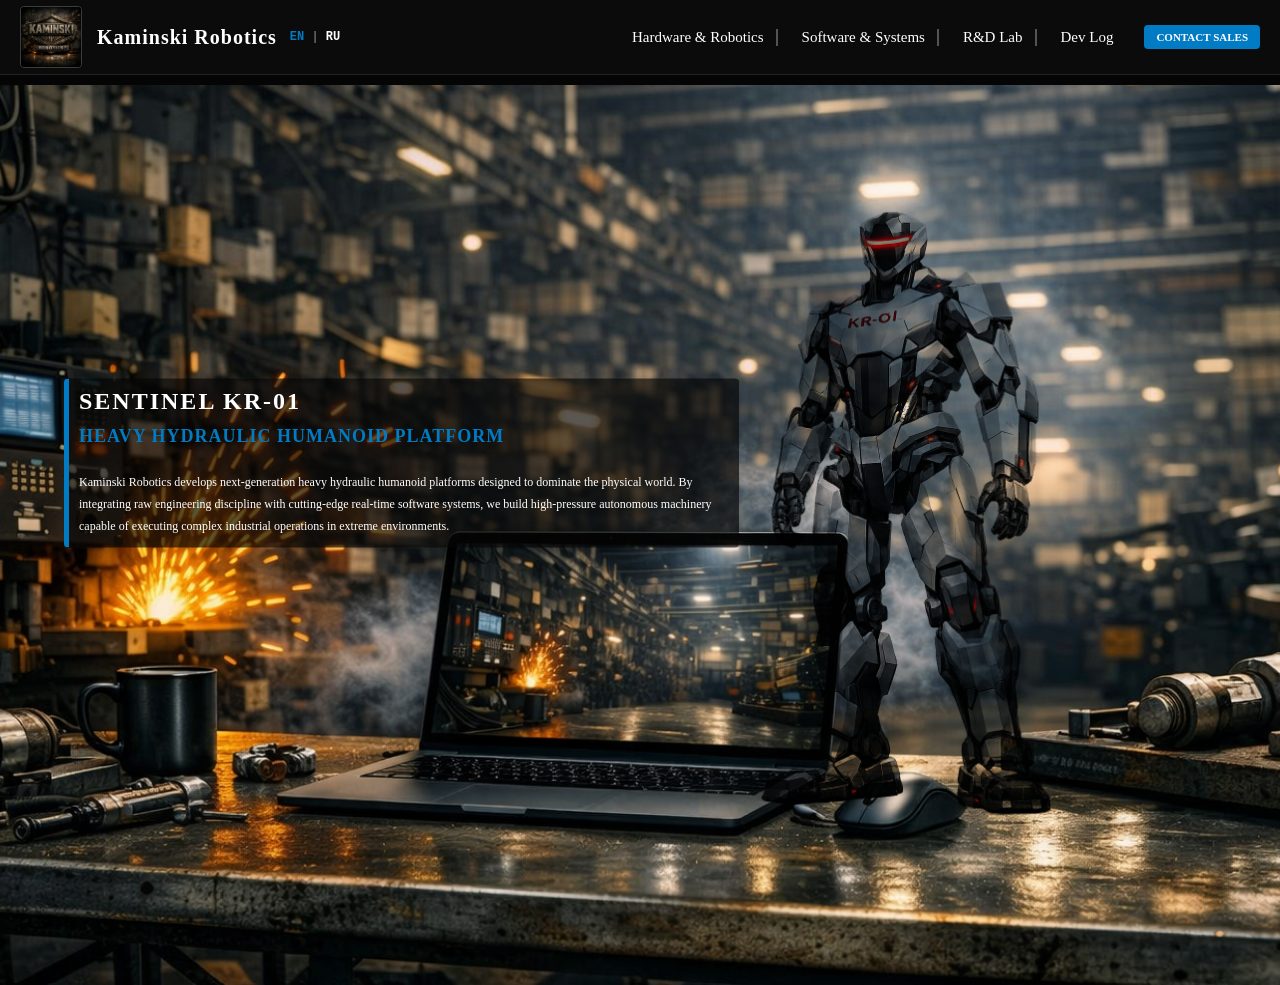
<file: index.html>
<!doctype html>
<html lang="en">
  <head>
    <meta charset="UTF-8" />
    <title>
      Kaminski Robotics | Heavy Hydraulic Humanoid Platform Sentinel KR-01
    </title>
    <meta name="viewport" content="width=device-width, initial-scale=1.0" />
    <meta name="google" content="notranslate" />
    <meta
      name="description"
      content="Engineering next-generation heavy hydraulic humanoid platforms. High-pressure fluid dynamics, 5-axis monolithic actuation, and real-time RTOS software."
    />
    <meta
      name="keywords"
      content="robotics, hydraulic humanoid, tactile frame, Sentinel KR-01, CAD models, RTOS, Kaminski Robotics"
    />
    <link rel="stylesheet" href="css/basic.css" />
    <!-- Итоговые профессиональные настройки Favicon -->
    <link
      rel="icon"
      type="image/png"
      href="favicon/favicon-96x96.png"
      sizes="96x96"
    />
    <link rel="icon" type="image/svg+xml" href="favicon/favicon.svg" />
    <link rel="shortcut icon" href="favicon/favicon.ico" />
    <link
      rel="apple-touch-icon"
      sizes="180x180"
      href="favicon/apple-touch-icon.png"
    />
    <link rel="manifest" href="favicon/site.webmanifest" />
  </head>
  <body>
    <div class="top-trigger"></div>
    <header>
      <nav class="main-nav">
        <div class="logo-block">
          <a
            href="index.html"
            style="
              display: flex;
              align-items: center;
              gap: 15px;
              text-decoration: none;
            "
          >
            <img
              src="pfoto/Emblema_01.jpeg"
              alt="Kaminski Robotics Logo"
              class="logo-img"
            />
            <span class="logo-text">Kaminski Robotics</span>
          </a>
        </div>

        <div class="lang-switch">
          <!-- ИСПРАВЛЕНО: Ссылка RU теперь ведет на созданный нами русский файл! -->
          <span class="lang-current">EN</span> |
          <a href="index-ru.html" class="lang-link">RU</a>
        </div>

        <div class="hamburger">☰</div>

        <div class="nav-links">
          <!-- ОСТАВЛЯЕМ ТОЛЬКО ТРИ ГЛАВНЫЕ ССЫЛКИ, КОНТАКТЫ ОТСЮДА СТИРАЕМ -->
          <a href="hardware.html">Hardware & Robotics</a>
          <a href="software.html">Software & Systems</a>
          <a href="research.html">R&D Lab</a>
          <a href="devlog.html">Dev Log</a>
        </div>

        <!-- Вот эта синяя кнопка и будет нашей единственной, главной графой контактов в шапке! -->
        <div class="nav-action">
          <a href="contact.html" class="btn-sales">Contact Sales</a>
        </div>
      </nav>
    </header>

    <main>
      <!-- Первый экран (Заставка) — на ПК выглядит роскошно, на мобилках скроется автоматически -->
      <div class="intro-bg">
        <div class="intro-robot-layer"></div>
        <div class="intro-content">
          <h1>Sentinel KR-01</h1>
          <h2>Heavy Hydraulic Humanoid Platform</h2>
          <p class="intro-manifest-text">
            Kaminski Robotics develops next-generation heavy hydraulic humanoid
            platforms designed to dominate the physical world. By integrating
            raw engineering discipline with cutting-edge real-time software
            systems, we build high-pressure autonomous machinery capable of
            executing complex industrial operations in extreme environments.
          </p>
        </div>
      </div>
    </main>

    <script src="js/script.js"></script>
  </body>
</html>
</file>
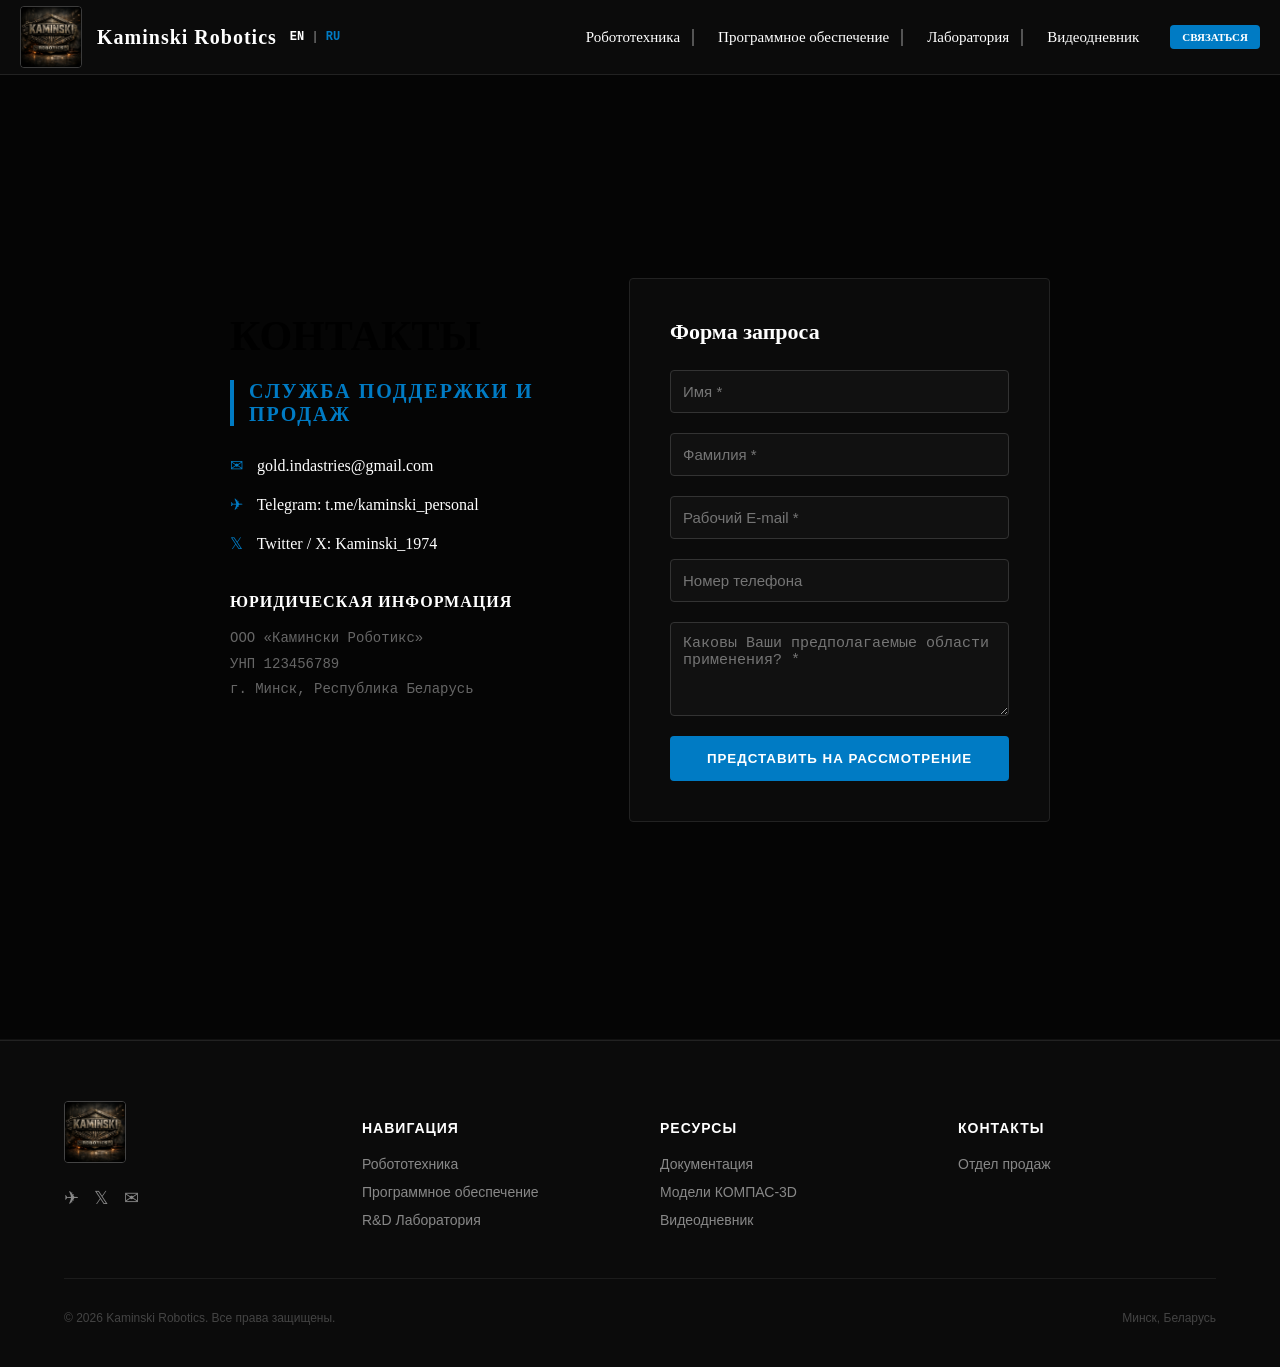
<file: contact-ru.html>
<!doctype html>
<html lang="ru">
  <head>
    <meta charset="UTF-8" />
    <title>Связаться с нами | Отдел продаж | Kaminski Robotics</title>
    <meta name="viewport" content="width=device-width, initial-scale=1.0" />
    <meta name="google" content="notranslate" />
    <!-- КРИТИЧНО ДЛЯ SEO: Брутальное описание для Яндекса и Google (до 160 символов) -->
    <meta
      name="description"
      content="Разработка тяжелых гидравлических роботов-гуманоидов следующего поколения. Проектирование 5-осевых гидроблоков, систем ИИ и RTOS софта в Минске."
    />
    <!-- КРИТИЧНО ДЛЯ SEO: Ключевые слова (через запятую) -->
    <meta
      name="keywords"
      content="робототехника, гидравлический робот, гуманоид, Sentinel KR-01, КОМПАС-3D, ИИ, RTOS, Камински Роботикс"
    />

    <link rel="stylesheet" href="css/basic.css" />
    <!-- Итоговые профессиональные настройки Favicon -->
    <link
      rel="icon"
      type="image/png"
      href="favicon/favicon-96x96.png"
      sizes="96x96"
    />
    <link rel="icon" type="image/svg+xml" href="favicon/favicon.svg" />
    <link rel="shortcut icon" href="favicon/favicon.ico" />
    <link
      rel="apple-touch-icon"
      sizes="180x180"
      href="favicon/apple-touch-icon.png"
    />
    <link rel="manifest" href="favicon/site.webmanifest" />
  </head>
  <body>
    <div class="top-trigger"></div>

    <header>
      <nav class="main-nav">
        <div class="logo-block">
          <a
            href="index-ru.html"
            style="
              display: flex;
              align-items: center;
              gap: 15px;
              text-decoration: none;
            "
          >
            <img
              src="pfoto/Emblema_01.jpeg"
              alt="Kaminski Robotics Логотип"
              class="logo-img"
            />
            <span class="logo-text">Kaminski Robotics</span>
          </a>
        </div>
        <div class="lang-switch">
          <a href="devlog.html" class="lang-link">EN</a> |
          <span class="lang-current">RU</span>
        </div>
        <div class="hamburger">☰</div>
        <div class="nav-links">
          <a href="hardware-ru.html">Робототехника</a>
          <a href="software-ru.html">Программное обеспечение</a>
          <a href="research-ru.html">Лаборатория</a>
          <a href="devlog-ru.html">Видеодневник</a>
        </div>
        <div class="nav-action">
          <a href="contact-ru.html" class="btn-sales">Связаться</a>
        </div>
      </nav>
    </header>

    <main>
      <section
        class="site-section"
        style="margin-top: 140px !important; padding-bottom: 80px !important"
      >
        <div
          class="section-content"
          style="
            display: flex;
            flex-wrap: wrap;
            gap: 60px;
            align-items: flex-start;
          "
        >
          <!-- Левая сторона: Прямые контакты с Твиттером и реквизиты ООО -->
          <div style="flex: 1; min-width: 300px">
            <h1
              style="
                text-transform: uppercase;
                margin-bottom: 20px;
                font-size: 42px;
              "
            >
              Контакты
            </h1>
            <h2 style="color: #007bc4; font-size: 20px; margin-bottom: 30px">
              Служба поддержки и продаж
            </h2>

            <div
              style="
                display: flex;
                flex-direction: column;
                gap: 20px;
                margin-bottom: 40px;
              "
            >
              <a
                href="mailto:gold.indastries@gmail.com"
                style="
                  color: #fff;
                  text-decoration: none;
                  font-size: 16px;
                  transition: 0.2s;
                "
              >
                <span style="color: #007bc4; margin-right: 10px">✉</span>
                gold.indastries@gmail.com
              </a>
              <a
                href="https://t.me/kaminski_personal"
                target="_blank"
                style="
                  color: #fff;
                  text-decoration: none;
                  font-size: 16px;
                  transition: 0.2s;
                "
              >
                <span style="color: #007bc4; margin-right: 10px">✈</span>
                Telegram: t.me/kaminski_personal
              </a>
              <a
                href="https://twitter.com/Kaminski_1974"
                target="_blank"
                style="
                  color: #fff;
                  text-decoration: none;
                  font-size: 16px;
                  transition: 0.2s;
                "
              >
                <span style="color: #007bc4; margin-right: 10px">𝕏</span>
                Twitter / X: Kaminski_1974
              </a>
            </div>

            <h3
              style="
                color: #fff;
                font-size: 16px;
                text-transform: uppercase;
                letter-spacing: 1px;
                margin-bottom: 15px;
              "
            >
              Юридическая информация
            </h3>
            <div
              style="
                color: #666;
                font-size: 14px;
                line-height: 1.8;
                font-family: monospace;
              "
            >
              ООО «Камински Роботикс»<br />
              УНП 123456789<br />
              г. Минск, Республика Беларусь
            </div>
          </div>

          <!-- Правая сторона: Официальная форма Boston Dynamics Style -->
          <div
            style="
              flex: 1;
              min-width: 320px;
              background: #0b0b0b;
              padding: 40px;
              border-radius: 4px;
              border: 1px solid #222;
            "
          >
            <h3
              style="
                color: #fff;
                margin-top: 0;
                margin-bottom: 25px;
                font-size: 22px;
              "
            >
              Форма запроса
            </h3>
            <!-- ПОЛНОСТЬЮ РАБОЧАЯ ЖИВАЯ ФОРМА СВЯЗИ -->
            <!-- ИСПРАВЛЕНО: Теперь адрес абсолютно точный, без опечаток! -->
            <form
              action="https://api.web3forms.com/submit"
              method="POST"
              style="display: flex; flex-direction: column; gap: 20px"
            >
              <!-- Твой личный ключ-навигатор -->
              <input
                type="hidden"
                name="access_key"
                value="57c3b9ca-c2c7-4e2c-9ffb-23854cb0b890"
              />

              <input
                type="text"
                name="Имя"
                placeholder="Имя *"
                required
                style="
                  background: #111;
                  border: 1px solid #333;
                  padding: 12px;
                  color: #fff;
                  border-radius: 4px;
                  font-size: 15px;
                "
              />
              <input
                type="text"
                name="Фамилия"
                placeholder="Фамилия *"
                required
                style="
                  background: #111;
                  border: 1px solid #333;
                  padding: 12px;
                  color: #fff;
                  border-radius: 4px;
                  font-size: 15px;
                "
              />
              <input
                type="email"
                name="Email"
                placeholder="Рабочий E-mail *"
                required
                style="
                  background: #111;
                  border: 1px solid #333;
                  padding: 12px;
                  color: #fff;
                  border-radius: 4px;
                  font-size: 15px;
                "
              />
              <input
                type="tel"
                name="Телефон"
                placeholder="Номер телефона"
                style="
                  background: #111;
                  border: 1px solid #333;
                  padding: 12px;
                  color: #fff;
                  border-radius: 4px;
                  font-size: 15px;
                "
              />
              <textarea
                name="Сообщение"
                placeholder="Каковы Ваши предполагаемые области применения? *"
                required
                rows="4"
                style="
                  background: #111;
                  border: 1px solid #333;
                  padding: 12px;
                  color: #fff;
                  border-radius: 4px;
                  font-size: 15px;
                  resize: vertical;
                "
              ></textarea>
              <button
                type="submit"
                style="
                  background: #007bc4;
                  color: #fff;
                  border: none;
                  padding: 15px;
                  font-weight: bold;
                  border-radius: 4px;
                  cursor: pointer;
                  text-transform: uppercase;
                  letter-spacing: 1px;
                  transition: 0.2s;
                "
              >
                Представить на рассмотрение
              </button>
            </form>
          </div>
        </div>
      </section>
    </main>

    <!-- РУССКИЙ КОРПОРАТИВНЫЙ ПОДВАЛ (ВСЕ ССЫЛКИ АКТИВНЫ) -->
    <footer class="site-footer">
      <div class="footer-container">
        <!-- 1. Левый блок: Нажатие на эмблему теперь возвращает на Главную русскую! -->
        <!-- 1. Левый блок: Логотип и кликабельные соцсети -->
        <div class="footer-brand">
          <a href="index-ru.html">
            <img
              src="pfoto/Emblema_01.jpeg"
              alt="Kaminski Robotics Логотип"
              class="footer-logo"
              style="cursor: pointer"
            />
          </a>
          <!-- ИСПРАВЛЕНО: Твои фирменные «смайлики»-иконки с рабочими ссылками -->
          <div class="footer-socials">
            <!-- 1. ТЕЛЕГРАМ: бьет точно в твой личный чат! -->
            <a
              href="https://t.me/kaminski_personal"
              target="_blank"
              title="Telegram"
              >✈</a
            >

            <!-- 2. ТВИТТЕР: бьет точно на твою личную стену в Х! -->
            <a
              href="https://twitter.com/Kaminski_1974"
              target="_blank"
              title="Twitter / X"
              >𝕏</a
            >

            <!-- 3. ПОЧТА: мгновенно открывает отправку письма! -->
            <a href="mailto:gold.indastries@gmail.com" title="E-mail">✉</a>
          </div>
        </div>

        <div class="footer-column">
          <h4>Навигация</h4>
          <a href="hardware-ru.html">Робототехника</a>
          <a href="software-ru.html">Программное обеспечение</a>
          <a href="research-ru.html">R&D Лаборатория</a>
        </div>

        <!-- Живые инженерные ресурсы -->
        <div class="footer-column">
          <h4>Ресурсы</h4>
          <a href="#">Документация</a>
          <a href="research-ru.html">Модели КОМПАС-3D</a>
          <a href="#">Видеодневник</a>
        </div>

        <div class="footer-column">
          <h4>Контакты</h4>
          <a href="contact-ru.html">Отдел продаж</a>
        </div>
      </div>
      <div class="footer-bottom">
        <p>&copy; 2026 Kaminski Robotics. Все права защищены.</p>
        <p>Минск, Беларусь</p>
      </div>
    </footer>

    <script src="js/script.js"></script>
  </body>
</html>
</file>
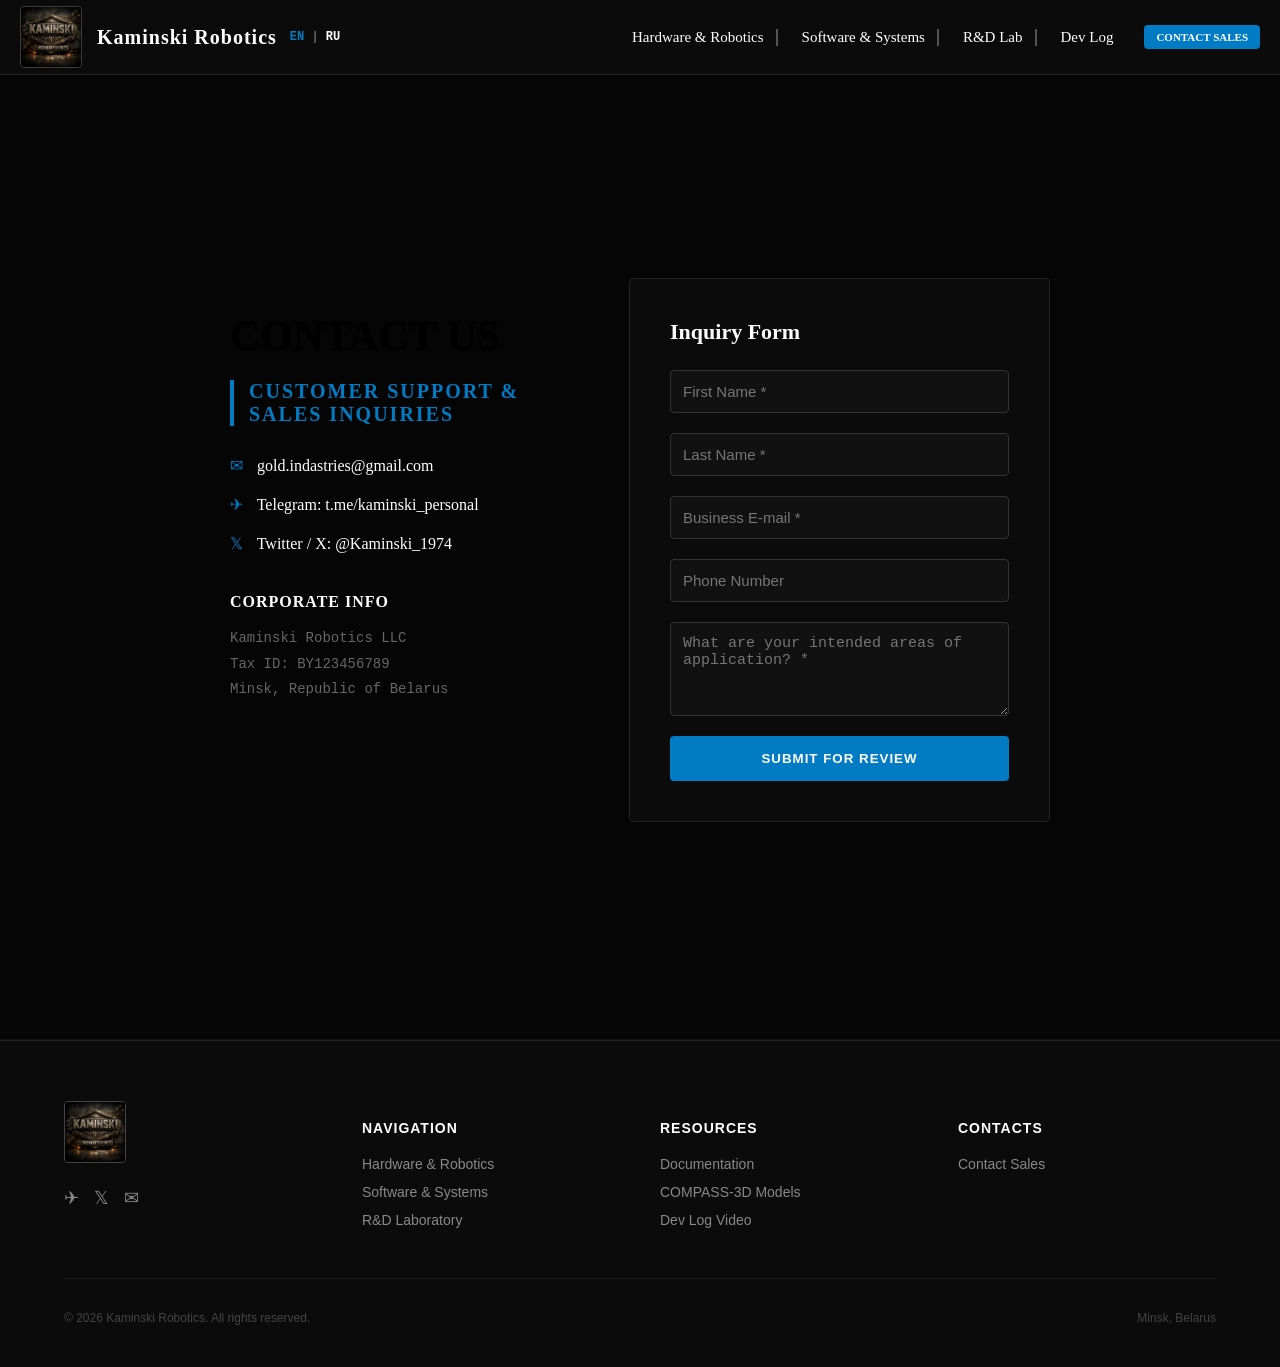
<file: contact.html>
<!doctype html>
<html lang="en">
  <head>
    <meta charset="UTF-8" />
    <title>Contact Us | Contact Sales | Kaminski Robotics</title>
    <meta name="viewport" content="width=device-width, initial-scale=1.0" />
    <meta name="google" content="notranslate" />
    <meta
      name="description"
      content="Engineering next-generation heavy hydraulic humanoid platforms. High-pressure fluid dynamics, 5-axis monolithic actuation, and real-time RTOS software."
    />
    <meta
      name="keywords"
      content="robotics, hydraulic humanoid, tactile frame, Sentinel KR-01, CAD models, RTOS, Kaminski Robotics"
    />
    <link rel="stylesheet" href="css/basic.css" />
    <!-- Итоговые профессиональные настройки Favicon -->
    <link
      rel="icon"
      type="image/png"
      href="favicon/favicon-96x96.png"
      sizes="96x96"
    />
    <link rel="icon" type="image/svg+xml" href="favicon/favicon.svg" />
    <link rel="shortcut icon" href="favicon/favicon.ico" />
    <link
      rel="apple-touch-icon"
      sizes="180x180"
      href="favicon/apple-touch-icon.png"
    />
    <link rel="manifest" href="favicon/site.webmanifest" />
  </head>
  <body>
    <div class="top-trigger"></div>

    <header>
      <nav class="main-nav">
        <div class="logo-block">
          <a
            href="index.html"
            style="
              display: flex;
              align-items: center;
              gap: 15px;
              text-decoration: none;
            "
          >
            <img
              src="pfoto/Emblema_01.jpeg"
              alt="Kaminski Robotics Logo"
              class="logo-img"
            />
            <span class="logo-text">Kaminski Robotics</span>
          </a>
        </div>
        <div class="lang-switch">
          <span class="lang-current">EN</span> |
          <a href="devlog-ru.html" class="lang-link">RU</a>
        </div>
        <div class="hamburger">☰</div>
        <div class="nav-links">
          <a href="hardware.html">Hardware & Robotics</a>
          <a href="software.html">Software & Systems</a>
          <a href="research.html">R&D Lab</a>
          <a href="devlog.html">Dev Log</a>
        </div>
        <div class="nav-action">
          <a href="contact.html" class="btn-sales">Contact Sales</a>
        </div>
      </nav>
    </header>

    <main>
      <section
        class="site-section"
        style="margin-top: 140px !important; padding-bottom: 80px !important"
      >
        <div
          class="section-content"
          style="
            display: flex;
            flex-wrap: wrap;
            gap: 60px;
            align-items: flex-start;
          "
        >
          <!-- Left side: Direct Channels with Twitter & Corporate Info -->
          <div style="flex: 1; min-width: 300px">
            <h1
              style="
                text-transform: uppercase;
                margin-bottom: 20px;
                font-size: 42px;
              "
            >
              Contact Us
            </h1>
            <h2 style="color: #007bc4; font-size: 20px; margin-bottom: 30px">
              Customer Support & Sales Inquiries
            </h2>

            <div
              style="
                display: flex;
                flex-direction: column;
                gap: 20px;
                margin-bottom: 40px;
              "
            >
              <a
                href="mailto:gold.indastries@gmail.com"
                style="
                  color: #fff;
                  text-decoration: none;
                  font-size: 16px;
                  transition: 0.2s;
                "
              >
                <span style="color: #007bc4; margin-right: 10px">✉</span>
                gold.indastries@gmail.com
              </a>
              <a
                href="https://t.me/kaminski_personal"
                target="_blank"
                style="
                  color: #fff;
                  text-decoration: none;
                  font-size: 16px;
                  transition: 0.2s;
                "
              >
                <span style="color: #007bc4; margin-right: 10px">✈</span>
                Telegram: t.me/kaminski_personal
              </a>
              <a
                href="https://twitter.com/Kaminski_1974"
                target="_blank"
                style="
                  color: #fff;
                  text-decoration: none;
                  font-size: 16px;
                  transition: 0.2s;
                "
              >
                <span style="color: #007bc4; margin-right: 10px">𝕏</span>
                Twitter / X: @Kaminski_1974
              </a>
            </div>

            <h3
              style="
                color: #fff;
                font-size: 16px;
                text-transform: uppercase;
                letter-spacing: 1px;
                margin-bottom: 15px;
              "
            >
              Corporate Info
            </h3>
            <div
              style="
                color: #666;
                font-size: 14px;
                line-height: 1.8;
                font-family: monospace;
              "
            >
              Kaminski Robotics LLC<br />
              Tax ID: BY123456789<br />
              Minsk, Republic of Belarus
            </div>
          </div>

          <!-- Right side: Official Inquiry Form Boston Dynamics Style -->
          <div
            style="
              flex: 1;
              min-width: 320px;
              background: #0b0b0b;
              padding: 40px;
              border-radius: 4px;
              border: 1px solid #222;
            "
          >
            <h3
              style="
                color: #fff;
                margin-top: 0;
                margin-bottom: 25px;
                font-size: 22px;
              "
            >
              Inquiry Form
            </h3>
            <!-- LIVE FORM FOR ENGLISH VERSION -->
            <!-- ИСПРАВЛЕНО: Дописали точный адрес приема писем /submit -->
            <form
              action="https://api.web3forms.com/submit"
              method="POST"
              style="display: flex; flex-direction: column; gap: 20px"
            >
              <!-- Your personal access key -->
              <input
                type="hidden"
                name="access_key"
                value="57c3b9ca-c2c7-4e2c-9ffb-23854cb0b890"
              />

              <input
                type="text"
                name="First Name"
                placeholder="First Name *"
                required
                style="
                  background: #111;
                  border: 1px solid #333;
                  padding: 12px;
                  color: #fff;
                  border-radius: 4px;
                  font-size: 15px;
                "
              />
              <input
                type="text"
                name="Last Name"
                placeholder="Last Name *"
                required
                style="
                  background: #111;
                  border: 1px solid #333;
                  padding: 12px;
                  color: #fff;
                  border-radius: 4px;
                  font-size: 15px;
                "
              />
              <input
                type="email"
                name="Email"
                placeholder="Business E-mail *"
                required
                style="
                  background: #111;
                  border: 1px solid #333;
                  padding: 12px;
                  color: #fff;
                  border-radius: 4px;
                  font-size: 15px;
                "
              />
              <input
                type="tel"
                name="Phone"
                placeholder="Phone Number"
                style="
                  background: #111;
                  border: 1px solid #333;
                  padding: 12px;
                  color: #fff;
                  border-radius: 4px;
                  font-size: 15px;
                "
              />
              <textarea
                name="Message"
                placeholder="What are your intended areas of application? *"
                required
                rows="4"
                style="
                  background: #111;
                  border: 1px solid #333;
                  padding: 12px;
                  color: #fff;
                  border-radius: 4px;
                  font-size: 15px;
                  resize: vertical;
                "
              ></textarea>
              <button
                type="submit"
                style="
                  background: #007bc4;
                  color: #fff;
                  border: none;
                  padding: 15px;
                  font-weight: bold;
                  border-radius: 4px;
                  cursor: pointer;
                  text-transform: uppercase;
                  letter-spacing: 1px;
                  transition: 0.2s;
                "
              >
                Submit for Review
              </button>
            </form>
          </div>
        </div>
      </section>
    </main>

    <!-- АНГЛИЙСКИЙ КОРПОРАТИВНЫЙ ПОДВАЛ (ВСЕ ССЫЛКИ АКТИВНЫ) -->
    <footer class="site-footer">
      <div class="footer-container">
        <!-- 1. Левый блок: Нажатие на эмблему возвращает на Главную английскую! -->
        <!-- 1. Левый блок: Логотип и кликабельные соцсети -->
        <div class="footer-brand">
          <a href="index.html">
            <img
              src="pfoto/Emblema_01.jpeg"
              alt="Kaminski Robotics Логотип"
              class="footer-logo"
              style="cursor: pointer"
            />
          </a>
          <!-- ИСПРАВЛЕНО: Твои фирменные «смайлики»-иконки с рабочими ссылками -->
          <div class="footer-socials">
            <!-- 1. ТЕЛЕГРАМ: бьет точно в твой личный чат! -->
            <a
              href="https://t.me/kaminski_personal"
              target="_blank"
              title="Telegram"
              >✈</a
            >

            <!-- 2. ТВИТТЕР: бьет точно на твою личную стену в Х! -->
            <a
              href="https://twitter.com/Kaminski_1974"
              target="_blank"
              title="Twitter / X"
              >𝕏</a
            >

            <!-- 3. ПОЧТА: мгновенно открывает отправку письма! -->
            <a href="mailto:gold.indastries@gmail.com" title="E-mail">✉</a>
          </div>
        </div>

        <div class="footer-column">
          <h4>Navigation</h4>
          <a href="hardware.html">Hardware & Robotics</a>
          <a href="software.html">Software & Systems</a>
          <a href="research.html">R&D Laboratory</a>
        </div>

        <!-- Живые ресурсы -->
        <div class="footer-column">
          <h4>Resources</h4>
          <a href="#">Documentation</a>
          <a href="research.html">COMPASS-3D Models</a>
          <a href="#">Dev Log Video</a>
        </div>

        <div class="footer-column">
          <h4>Contacts</h4>
          <a href="contact.html">Contact Sales</a>
        </div>
      </div>
      <div class="footer-bottom">
        <p>&copy; 2026 Kaminski Robotics. All rights reserved.</p>
        <p>Minsk, Belarus</p>
      </div>
    </footer>

    <script src="js/script.js"></script>
  </body>
</html>
</file>
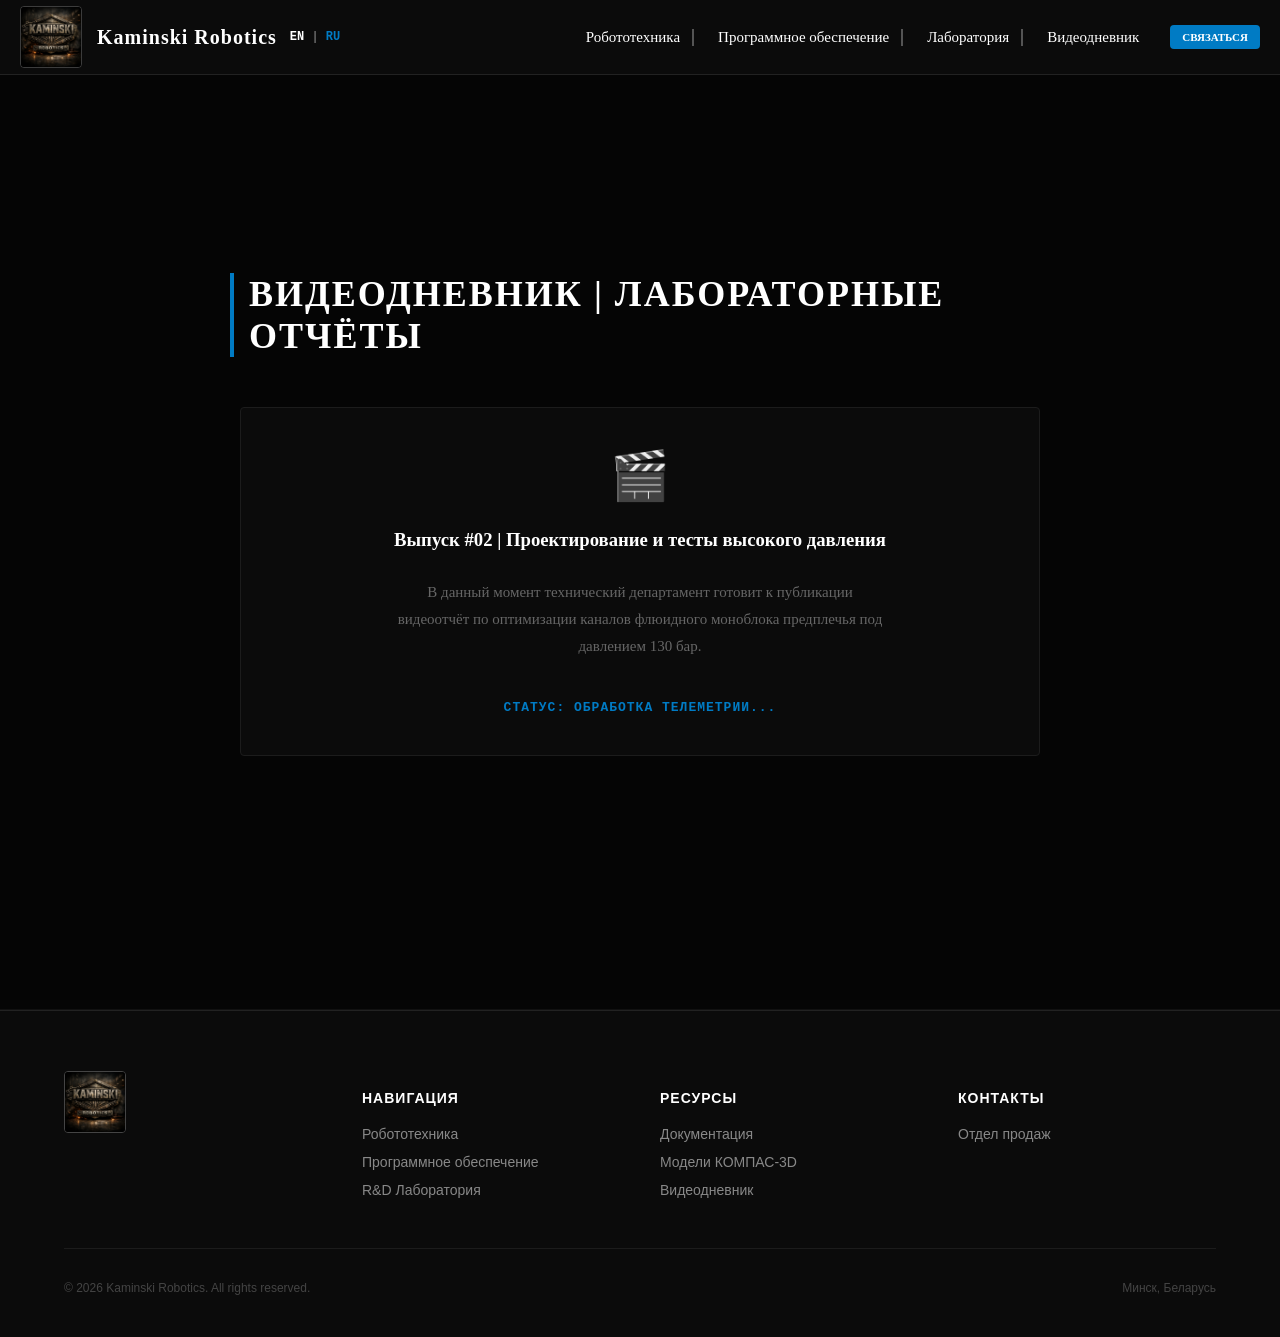
<file: devlog-ru.html>
<!doctype html>
<html lang="ru">
  <head>
    <meta charset="UTF-8" />
    <title>Видеодневник R&D | Лаборатория | Kaminski Robotics</title>
    <meta name="viewport" content="width=device-width, initial-scale=1.0" />
    <meta name="google" content="notranslate" />
    <link rel="stylesheet" href="css/basic.css" />
    <!-- Итоговые профессиональные настройки Favicon -->
    <link
      rel="icon"
      type="image/png"
      href="favicon/favicon-96x96.png"
      sizes="96x96"
    />
    <link rel="icon" type="image/svg+xml" href="favicon/favicon.svg" />
    <link rel="shortcut icon" href="favicon/favicon.ico" />
    <link
      rel="apple-touch-icon"
      sizes="180x180"
      href="favicon/apple-touch-icon.png"
    />
    <link rel="manifest" href="favicon/site.webmanifest" />
  </head>
  <body>
    <div class="top-trigger"></div>

    <header>
      <nav class="main-nav">
        <div class="logo-block">
          <a
            href="index-ru.html"
            style="
              display: flex;
              align-items: center;
              gap: 15px;
              text-decoration: none;
            "
          >
            <img
              src="pfoto/Emblema_01.jpeg"
              alt="Kaminski Robotics Логотип"
              class="logo-img"
            />
            <span class="logo-text">Kaminski Robotics</span>
          </a>
        </div>
        <div class="lang-switch">
          <a href="devlog.html" class="lang-link">EN</a> |
          <span class="lang-current">RU</span>
        </div>
        <div class="hamburger">☰</div>
        <div class="nav-links">
          <a href="hardware-ru.html">Робототехника</a>
          <a href="software-ru.html">Программное обеспечение</a>
          <a href="research-ru.html">Лаборатория</a>
          <a href="devlog-ru.html">Видеодневник</a>
        </div>
        <div class="nav-action">
          <a href="contact-ru.html" class="btn-sales">Связаться</a>
        </div>
      </nav>
    </header>

    <main>
      <section
        class="site-section"
        style="margin-top: 110px !important; padding-bottom: 80px !important"
      >
        <div class="section-content">
          <h2>Видеодневник | Лабораторные отчёты</h2>

          <div
            class="product-media-gallery"
            style="
              display: flex;
              flex-direction: column;
              gap: 40px;
              margin-bottom: 40px;
            "
          >
            <!-- Будущий блок для Выпуска #02 (КОМПАС-3D или тесты давления) -->
            <div
              class="media-item video-box"
              style="
                width: 100%;
                max-width: 800px;
                margin: 0 auto;
                text-align: center;
                background: #0b0b0b;
                padding: 40px;
                border: 1px solid #222;
                border-radius: 4px;
              "
            >
              <div style="font-size: 48px; color: #007bc4; margin-bottom: 15px">
                🎬
              </div>
              <h3 style="margin-top: 0; color: #fff">
                Выпуск #02 | Проектирование и тесты высокого давления
              </h3>
              <p
                style="
                  color: #666;
                  font-size: 15px;
                  max-width: 500px;
                  margin: 0 auto 20px auto;
                "
              >
                В данный момент технический департамент готовит к публикации
                видеоотчёт по оптимизации каналов флюидного моноблока предплечья
                под давлением 130 бар.
              </p>
              <span
                style="
                  color: #007bc4;
                  font-weight: bold;
                  font-family: monospace;
                  text-transform: uppercase;
                  letter-spacing: 1px;
                "
                >Статус: Обработка телеметрии...</span
              >
            </div>
          </div>
        </div>
      </section>
    </main>

    <footer class="site-footer">
      <div class="footer-container">
        <div class="footer-brand">
          <a href="index-ru.html">
            <img
              src="pfoto/Emblema_01.jpeg"
              alt="Kaminski Robotics Логотип"
              class="footer-logo"
              style="cursor: pointer"
            />
          </a>
        </div>
        <div class="footer-column">
          <h4>Навигация</h4>
          <a href="hardware-ru.html">Робототехника</a>
          <a href="software-ru.html">Программное обеспечение</a>
          <a href="research-ru.html">R&D Лаборатория</a>
        </div>
        <div class="footer-column">
          <h4>Ресурсы</h4>
          <a href="#">Документация</a>
          <a href="research-ru.html">Модели КОМПАС-3D</a>
          <a href="devlog-ru.html">Видеодневник</a>
        </div>
        <div class="footer-column">
          <h4>Контакты</h4>
          <a href="contact-ru.html">Отдел продаж</a>
        </div>
      </div>
      <div class="footer-bottom">
        <p>&copy; 2026 Kaminski Robotics. All rights reserved.</p>
        <p>Минск, Беларусь</p>
      </div>
    </footer>
    <script src="js/script.js"></script>
  </body>
</html>
</file>
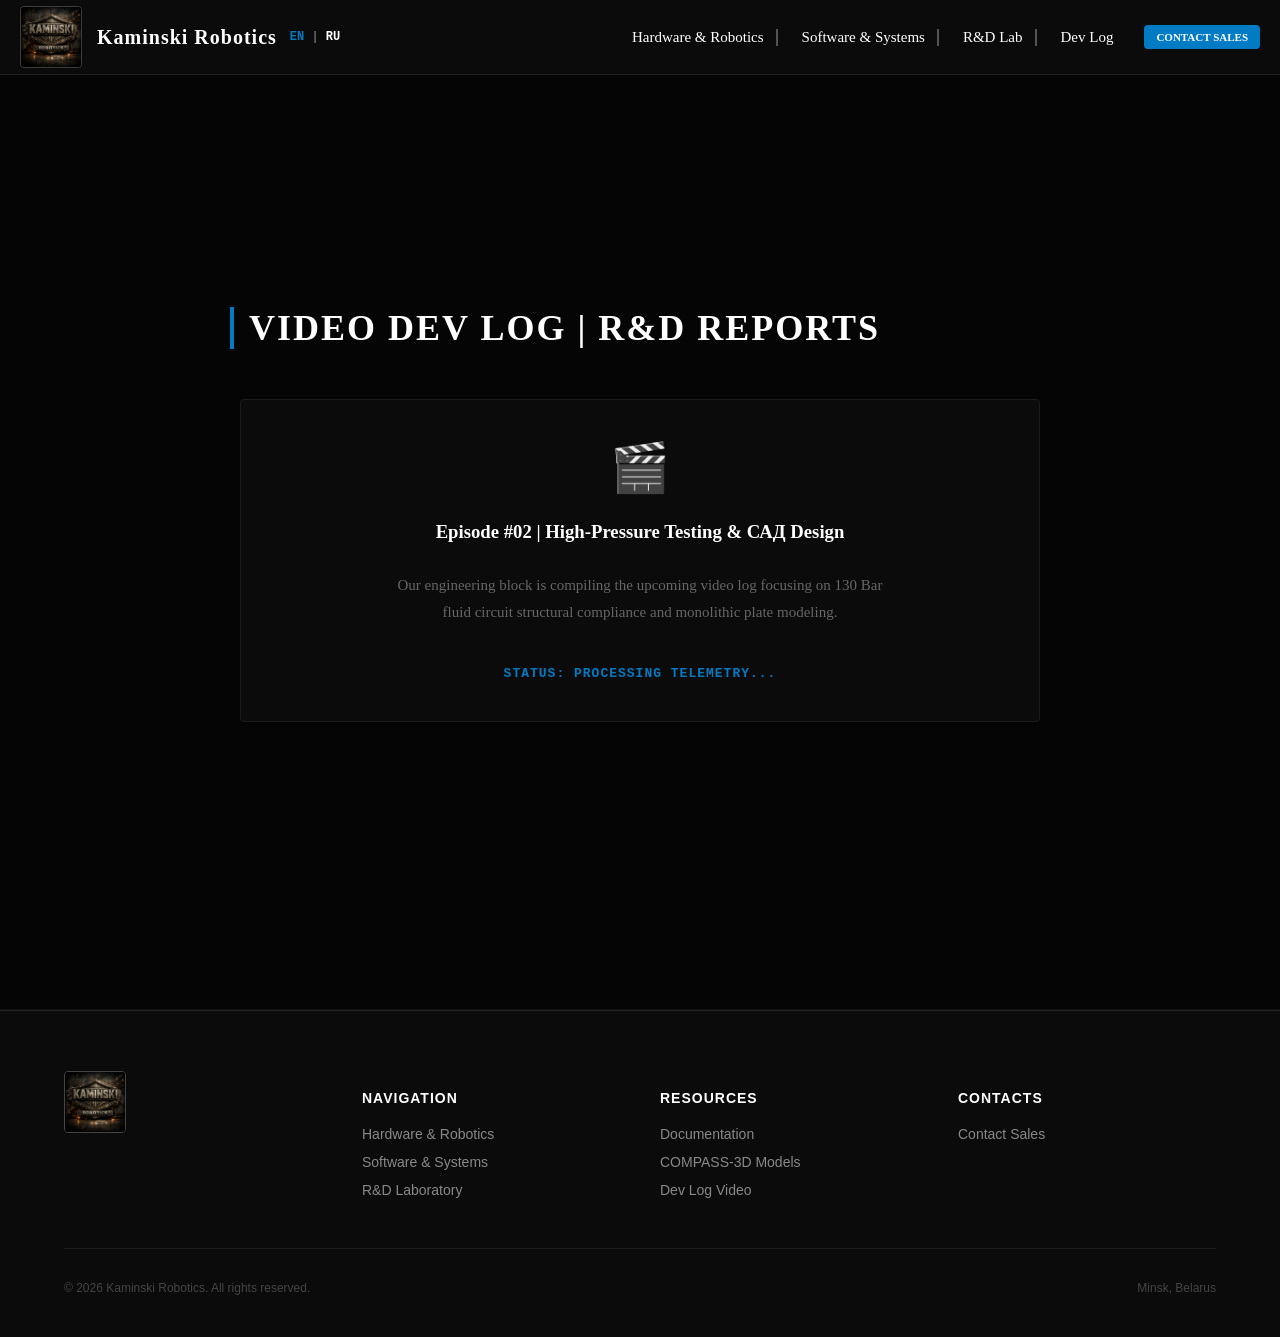
<file: devlog.html>
<!doctype html>
<html lang="en">
  <head>
    <meta charset="UTF-8" />
    <title>Video Dev Log | Laboratory | Kaminski Robotics</title>
    <meta name="viewport" content="width=device-width, initial-scale=1.0" />
    <meta name="google" content="notranslate" />
    <meta
      name="description"
      content="Engineering next-generation heavy hydraulic humanoid platforms. High-pressure fluid dynamics, 5-axis monolithic actuation, and real-time RTOS software."
    />
    <meta
      name="keywords"
      content="robotics, hydraulic humanoid, tactile frame, Sentinel KR-01, CAD models, RTOS, Kaminski Robotics"
    />
    <link rel="stylesheet" href="css/basic.css" />
    <!-- Итоговые профессиональные настройки Favicon -->
    <link
      rel="icon"
      type="image/png"
      href="favicon/favicon-96x96.png"
      sizes="96x96"
    />
    <link rel="icon" type="image/svg+xml" href="favicon/favicon.svg" />
    <link rel="shortcut icon" href="favicon/favicon.ico" />
    <link
      rel="apple-touch-icon"
      sizes="180x180"
      href="favicon/apple-touch-icon.png"
    />
    <link rel="manifest" href="favicon/site.webmanifest" />
  </head>
  <body>
    <div class="top-trigger"></div>

    <header>
      <nav class="main-nav">
        <div class="logo-block">
          <a
            href="index.html"
            style="
              display: flex;
              align-items: center;
              gap: 15px;
              text-decoration: none;
            "
          >
            <img
              src="pfoto/Emblema_01.jpeg"
              alt="Kaminski Robotics Logo"
              class="logo-img"
            />
            <span class="logo-text">Kaminski Robotics</span>
          </a>
        </div>
        <div class="lang-switch">
          <span class="lang-current">EN</span> |
          <a href="devlog-ru.html" class="lang-link">RU</a>
        </div>
        <div class="hamburger">☰</div>
        <div class="nav-links">
          <a href="hardware.html">Hardware & Robotics</a>
          <a href="software.html">Software & Systems</a>
          <a href="research.html">R&D Lab</a>
          <a href="devlog.html">Dev Log</a>
        </div>
        <div class="nav-action">
          <a href="contact.html" class="btn-sales">Contact Sales</a>
        </div>
      </nav>
    </header>

    <main>
      <section
        class="site-section"
        style="margin-top: 110px !important; padding-bottom: 80px !important"
      >
        <div class="section-content">
          <h2>Video Dev Log | R&D Reports</h2>

          <div
            class="product-media-gallery"
            style="
              display: flex;
              flex-direction: column;
              gap: 40px;
              margin-bottom: 40px;
            "
          >
            <div
              class="media-item video-box"
              style="
                width: 100%;
                max-width: 800px;
                margin: 0 auto;
                text-align: center;
                background: #0b0b0b;
                padding: 40px;
                border: 1px solid #222;
                border-radius: 4px;
              "
            >
              <div style="font-size: 48px; color: #007bc4; margin-bottom: 15px">
                🎬
              </div>
              <h3 style="margin-top: 0; color: #fff">
                Episode #02 | High-Pressure Testing & САД Design
              </h3>
              <p
                style="
                  color: #666;
                  font-size: 15px;
                  max-width: 500px;
                  margin: 0 auto 20px auto;
                "
              >
                Our engineering block is compiling the upcoming video log
                focusing on 130 Bar fluid circuit structural compliance and
                monolithic plate modeling.
              </p>
              <span
                style="
                  color: #007bc4;
                  font-weight: bold;
                  font-family: monospace;
                  text-transform: uppercase;
                  letter-spacing: 1px;
                "
                >Status: Processing Telemetry...</span
              >
            </div>
          </div>
        </div>
      </section>
    </main>

    <footer class="site-footer">
      <div class="footer-container">
        <div class="footer-brand">
          <a href="index.html">
            <img
              src="pfoto/Emblema_01.jpeg"
              alt="Kaminski Robotics Logo"
              class="footer-logo"
              style="cursor: pointer"
            />
          </a>
        </div>
        <div class="footer-column">
          <h4>Navigation</h4>
          <a href="hardware.html">Hardware & Robotics</a>
          <a href="software.html">Software & Systems</a>
          <a href="research.html">R&D Laboratory</a>
        </div>
        <div class="footer-column">
          <h4>Resources</h4>
          <a href="#">Documentation</a>
          <a href="research.html">COMPASS-3D Models</a>
          <a href="devlog.html">Dev Log Video</a>
        </div>
        <div class="footer-column">
          <h4>Contacts</h4>
          <a href="contact.html">Contact Sales</a>
        </div>
      </div>
      <div class="footer-bottom">
        <p>&copy; 2026 Kaminski Robotics. All rights reserved.</p>
        <p>Minsk, Belarus</p>
      </div>
    </footer>
    <script src="js/script.js"></script>
  </body>
</html>
</file>
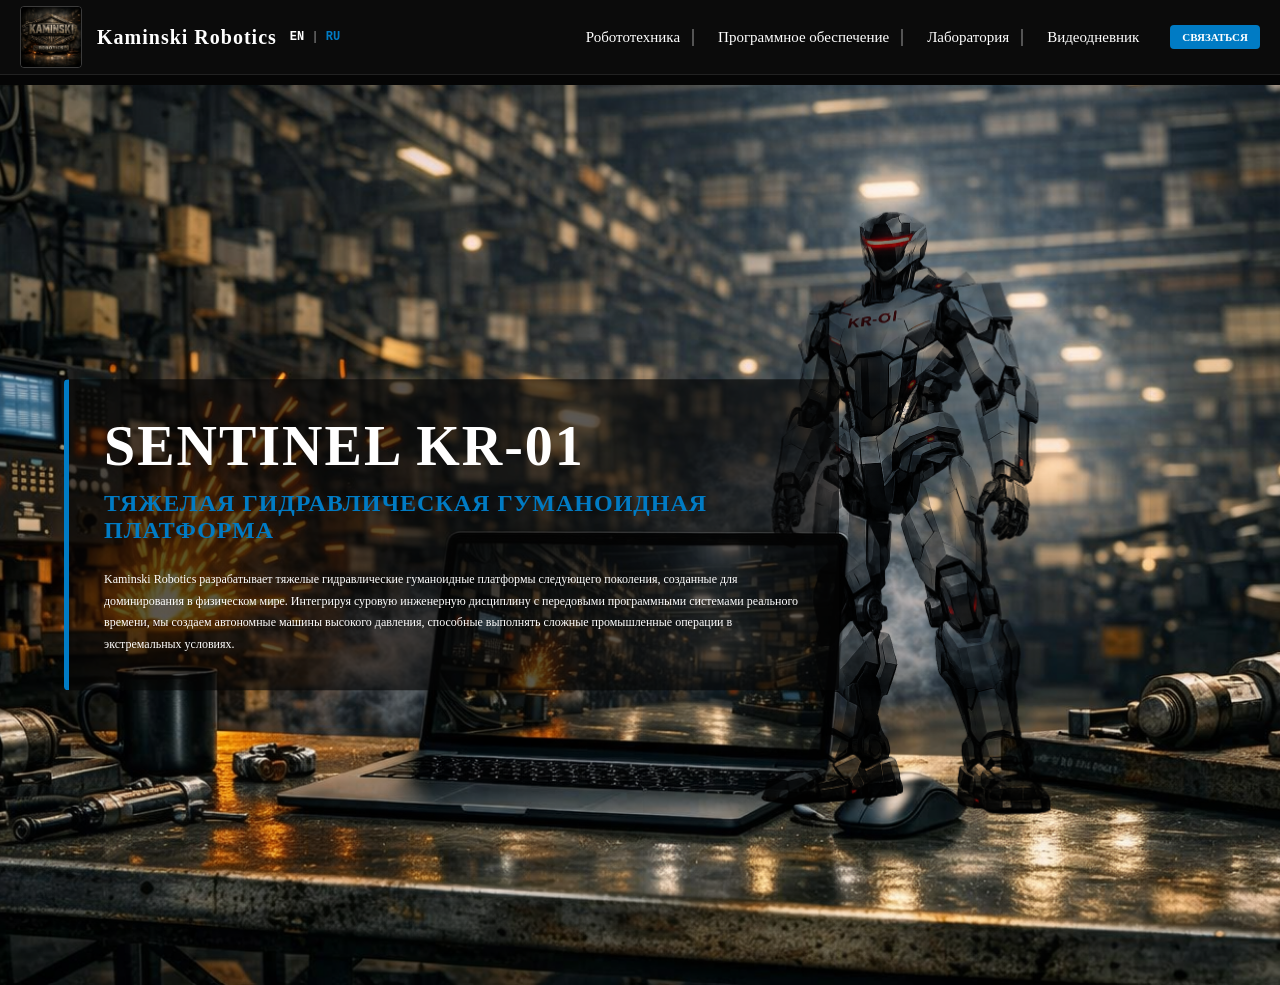
<file: index-ru.html>
<!doctype html>
<html lang="ru">
  <head>
    <meta charset="UTF-8" />
    <title>
      Kaminski Robotics | Heavy Hydraulic Humanoid Platform Sentinel KR-01
    </title>
    <meta name="viewport" content="width=device-width, initial-scale=1.0" />
    <meta name="google" content="notranslate" />
    <link rel="stylesheet" href="css/basic.css" />
    <!-- Итоговые профессиональные настройки Favicon -->
    <link
      rel="icon"
      type="image/png"
      href="favicon/favicon-96x96.png"
      sizes="96x96"
    />
    <link rel="icon" type="image/svg+xml" href="favicon/favicon.svg" />
    <link rel="shortcut icon" href="favicon/favicon.ico" />
    <link
      rel="apple-touch-icon"
      sizes="180x180"
      href="favicon/apple-touch-icon.png"
    />
    <link rel="manifest" href="favicon/site.webmanifest" />
  </head>
  <body>
    <div class="top-trigger"></div>
    <header>
      <!-- Наша эталонная фиксированная шапка меню -->
      <nav class="main-nav">
        <!-- 1. Левый блок: Логотип ведет на ГЛАВНУЮ РУССКУЮ страницу -->
        <div class="logo-block">
          <a
            href="index-ru.html"
            style="
              display: flex;
              align-items: center;
              gap: 15px;
              text-decoration: none;
            "
          >
            <img
              src="pfoto/Emblema_01.jpeg"
              alt="Kaminski Robotics Логотип"
              class="logo-img"
            />
            <span class="logo-text">Kaminski Robotics</span>
          </a>
        </div>

        <!-- 2. Тумблер языков: EN переведет на английскую Лабораторию, RU подсвечен белым -->
        <div class="lang-switch">
          <a href="index.html" class="lang-link">EN</a> |
          <span class="lang-current">RU</span>
        </div>

        <!-- 3. Мобильный гамбургер -->
        <div class="hamburger">☰</div>

        <!-- 4. ЧИСТЫЕ ССЫЛКИ: Ведут на независимые РУССКИЕ файлы-страницы -->
        <div class="nav-links">
          <a href="hardware-ru.html">Робототехника</a>
          <a href="software-ru.html">Программное обеспечение</a>
          <!-- Текущая страница Лаборатории подсвечена белым как активная -->
          <a href="research-ru.html" class="lang-current">Лаборатория</a>
          <a href="devlog-ru.html">Видеодневник</a>
        </div>

        <!-- 5. Синяя кнопка контактов плавно перематывает к подвалу страницы -->
        <div class="nav-action">
          <a href="contact-ru.html" class="btn-sales lang-current">Связаться</a>
        </div>
      </nav>
    </header>

    <main>
      <div class="intro-bg">
        <div class="intro-robot-layer"></div>
        <div class="intro-content">
          <h1>Sentinel KR-01</h1>
          <p>Heavy Hydraulic Humanoid Platform</p>
        </div>
      </div>

      <!-- Первый экран (Заставка) — на ПК выглядит роскошно, на мобилках скроется автоматически -->
      <div class="intro-bg">
        <div class="intro-robot-layer"></div>
        <div class="intro-content_two">
          <h1>Sentinel KR-01</h1>
          <!-- ИСПРАВЛЕНО: Твой точный инженерный перевод на своем законном месте -->
          <h2>Тяжелая Гидравлическая Гуманоидная Платформа</h2>
          <p class="intro-manifest-text">
            Kaminski Robotics разрабатывает тяжелые гидравлические гуманоидные
            платформы следующего поколения, созданные для доминирования в
            физическом мире. Интегрируя суровую инженерную дисциплину с
            передовыми программными системами реального времени, мы создаем
            автономные машины высокого давления, способные выполнять сложные
            промышленные операции в экстремальных условиях.
          </p>
        </div>
      </div>
    </main>

    <script src="js/script.js"></script>
  </body>
</html>
</file>
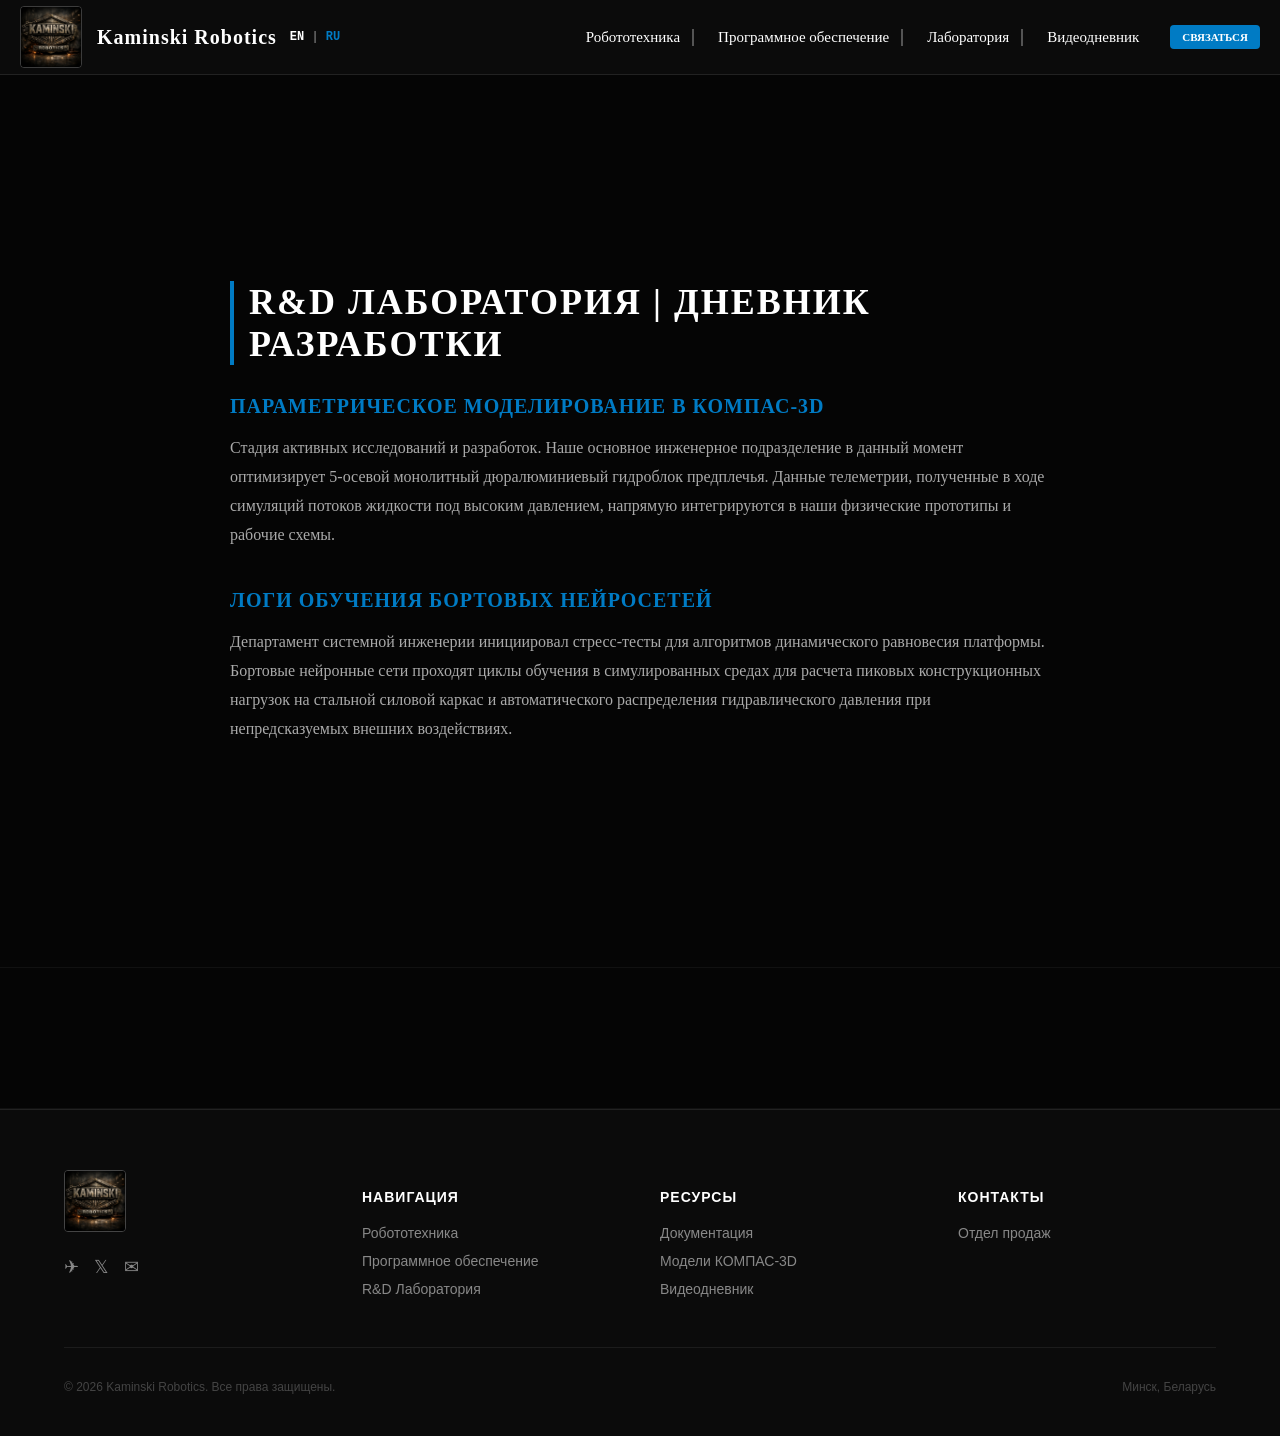
<file: research-ru.html>
<!doctype html>
<html lang="ru">
  <head>
    <meta charset="UTF-8" />
    <title>
      Kaminski Robotics | Heavy Hydraulic Humanoid Platform Sentinel KR-01
    </title>
    <meta name="viewport" content="width=device-width, initial-scale=1.0" />
    <meta name="google" content="notranslate" />
    <link rel="stylesheet" href="css/basic.css" />
    <!-- Итоговые профессиональные настройки Favicon -->
    <link
      rel="icon"
      type="image/png"
      href="favicon/favicon-96x96.png"
      sizes="96x96"
    />
    <link rel="icon" type="image/svg+xml" href="favicon/favicon.svg" />
    <link rel="shortcut icon" href="favicon/favicon.ico" />
    <link
      rel="apple-touch-icon"
      sizes="180x180"
      href="favicon/apple-touch-icon.png"
    />
    <link rel="manifest" href="favicon/site.webmanifest" />
  </head>
  <body>
    <div class="top-trigger"></div>

    <header>
      <nav class="main-nav">
        <div class="logo-block">
          <!-- Ссылка на главную русскую страницу -->
          <a
            href="index-ru.html"
            style="
              display: flex;
              align-items: center;
              gap: 15px;
              text-decoration: none;
            "
          >
            <img
              src="pfoto/Emblema_01.jpeg"
              alt="Kaminski Robotics Логотип"
              class="logo-img"
            />
            <span class="logo-text">Kaminski Robotics</span>
          </a>
        </div>

        <div class="lang-switch">
          <!-- ИСПРАВЛЕНО: Ссылка RU теперь ведет на созданный нами русский файл! -->
          <a href="research.html" class="lang-link">EN</a> |
          <span class="lang-current">RU</span>
        </div>

        <div class="hamburger">☰</div>

        <div class="nav-links">
          <!-- Ссылки ведут на будущие русские страницы-файлы -->
          <a href="hardware-ru.html">Робототехника</a>
          <a href="software-ru.html">Программное обеспечение</a>
          <a href="research-ru.html" class="lang-current">Лаборатория</a>
          <a href="devlog-ru.html">Видеодневник</a>
        </div>
        <div class="nav-action">
          <a href="contact-ru.html" class="btn-sales lang-current">Связаться</a>
        </div>
      </nav>
    </header>

    <main>
      <!-- РУССКИЙ БЛОК ЛАБОРАТОРИИ, ПОДНЯТЫЙ ВЫСОКО К МЕНЮ -->
      <section
        id="research"
        class="site-section"
        style="margin-top: 68px !important; padding-top: 0 !important"
      >
        <div class="section-content">
          <h2>R&D Лаборатория | Дневник разработки</h2>

          <div class="product-block">
            <h3>Параметрическое моделирование в КОМПАС-3D</h3>
            <p>
              Стадия активных исследований и разработок. Наше основное
              инженерное подразделение в данный момент оптимизирует 5-осевой
              монолитный дюралюминиевый гидроблок предплечья. Данные телеметрии,
              полученные в ходе симуляций потоков жидкости под высоким
              давлением, напрямую интегрируются в наши физические прототипы и
              рабочие схемы.
            </p>
          </div>

          <div class="product-block">
            <h3>Логи обучения бортовых нейросетей</h3>
            <p>
              Департамент системной инженерии инициировал стресс-тесты для
              алгоритмов динамического равновесия платформы. Бортовые нейронные
              сети проходят циклы обучения в симулированных средах для расчета
              пиковых конструкционных нагрузок на стальной силовой каркас и
              автоматического распределения гидравлического давления при
              непредсказуемых внешних воздействиях.
            </p>
          </div>
        </div>
      </section>

      <!-- Раздел 2: БЛОК-ЯКОРЬ ДЛЯ ПЛАВНОЙ ПРОКРУТКИ К ПОДВАЛУ -->
      <section
        id="contacts"
        class="site-section"
        style="min-height: auto; padding-bottom: 40px"
      ></section>
    </main>

    <!-- РУССКИЙ КОРПОРАТИВНЫЙ ПОДВАЛ (ВСЕ ССЫЛКИ АКТИВНЫ) -->
    <footer class="site-footer">
      <div class="footer-container">
        <!-- 1. Левый блок: Нажатие на эмблему теперь возвращает на Главную русскую! -->
        <!-- 1. Левый блок: Логотип и кликабельные соцсети -->
        <div class="footer-brand">
          <a href="index-ru.html">
            <img
              src="pfoto/Emblema_01.jpeg"
              alt="Kaminski Robotics Логотип"
              class="footer-logo"
              style="cursor: pointer"
            />
          </a>
          <!-- ИСПРАВЛЕНО: Твои фирменные «смайлики»-иконки с рабочими ссылками -->
          <div class="footer-socials">
            <!-- 1. ТЕЛЕГРАМ: бьет точно в твой личный чат! -->
            <a
              href="https://t.me/kaminski_personal"
              target="_blank"
              title="Telegram"
              >✈</a
            >

            <!-- 2. ТВИТТЕР: бьет точно на твою личную стену в Х! -->
            <a
              href="https://twitter.com/Kaminski_1974"
              target="_blank"
              title="Twitter / X"
              >𝕏</a
            >

            <!-- 3. ПОЧТА: мгновенно открывает отправку письма! -->
            <a href="mailto:gold.indastries@gmail.com" title="E-mail">✉</a>
          </div>
        </div>

        <div class="footer-column">
          <h4>Навигация</h4>
          <a href="hardware-ru.html">Робототехника</a>
          <a href="software-ru.html">Программное обеспечение</a>
          <a href="research-ru.html">R&D Лаборатория</a>
        </div>

        <!-- Живые инженерные ресурсы -->
        <div class="footer-column">
          <h4>Ресурсы</h4>
          <a href="#">Документация</a>
          <a href="research-ru.html">Модели КОМПАС-3D</a>
          <a href="#">Видеодневник</a>
        </div>

        <div class="footer-column">
          <h4>Контакты</h4>
          <a href="contact-ru.html">Отдел продаж</a>
        </div>
      </div>
      <div class="footer-bottom">
        <p>&copy; 2026 Kaminski Robotics. Все права защищены.</p>
        <p>Минск, Беларусь</p>
      </div>
    </footer>

    <script src="js/script.js"></script>
  </body>
</html>
</file>
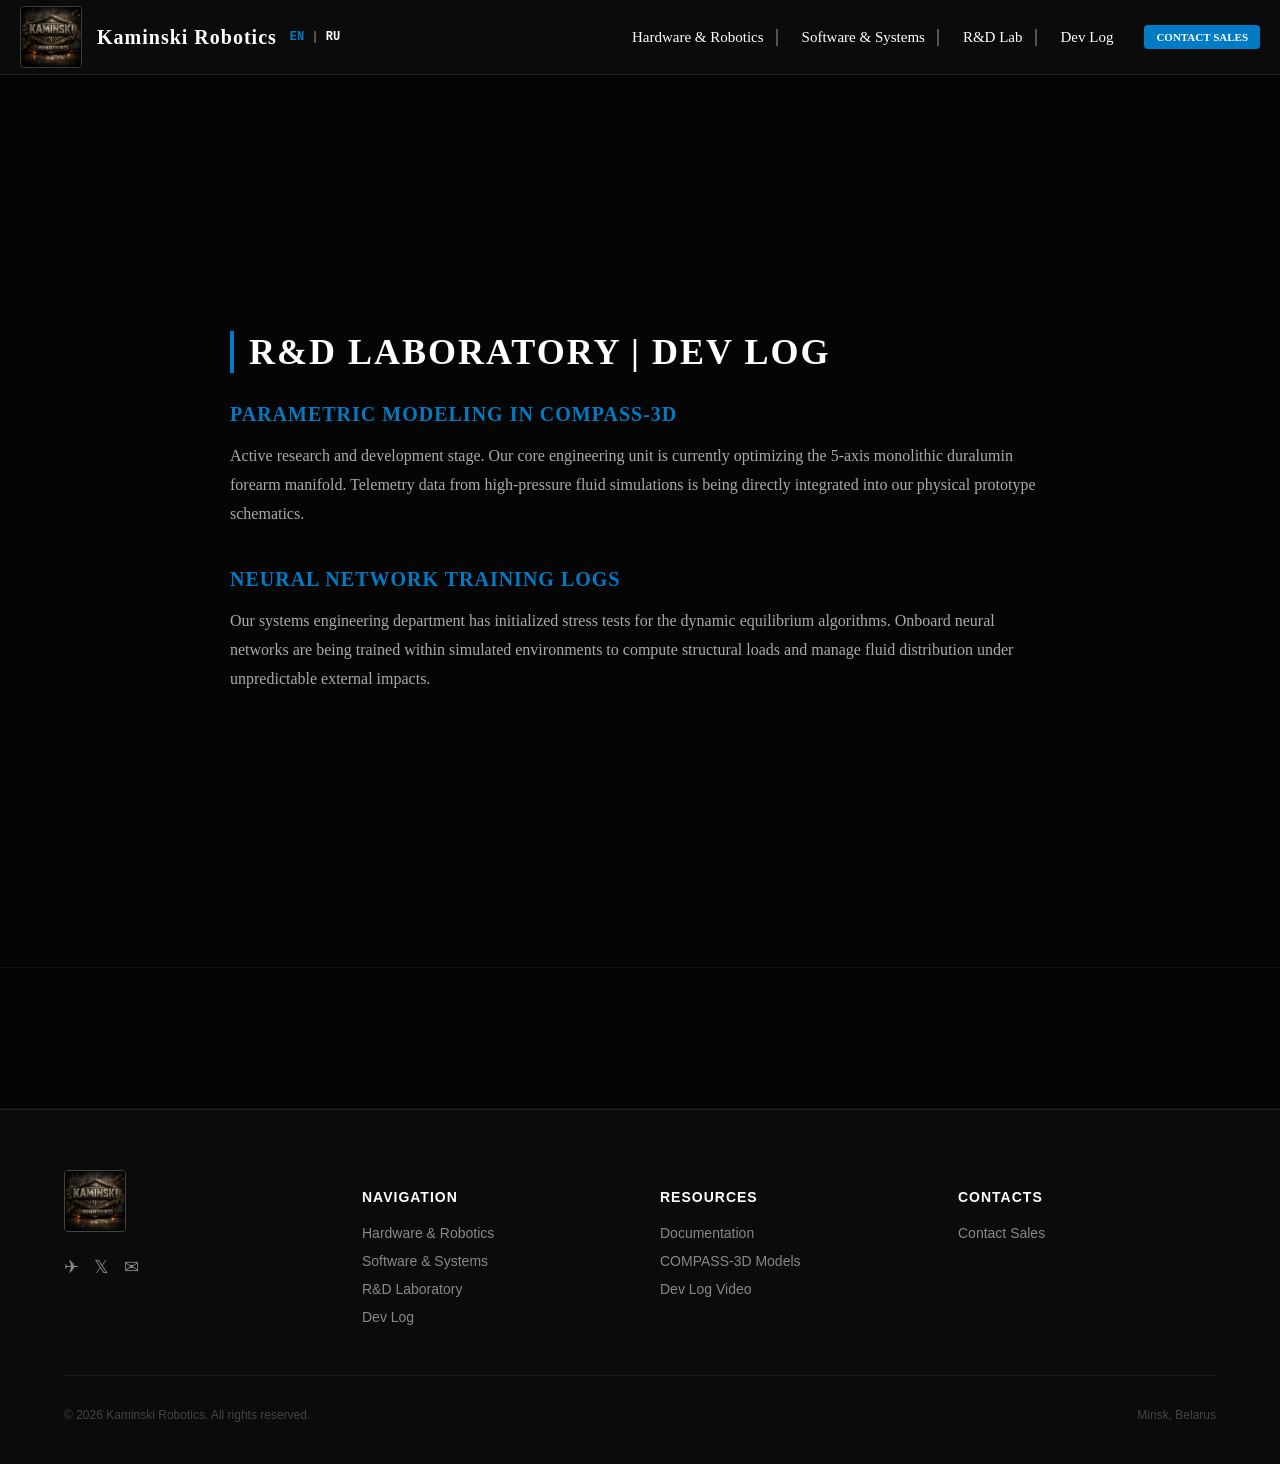
<file: research.html>
<!doctype html>
<html lang="en">
  <head>
    <meta charset="UTF-8" />
    <title>
      Kaminski Robotics | Heavy Hydraulic Humanoid Platform Sentinel KR-01
    </title>
    <meta name="viewport" content="width=device-width, initial-scale=1.0" />
    <meta name="google" content="notranslate" />
    <meta
      name="description"
      content="Engineering next-generation heavy hydraulic humanoid platforms. High-pressure fluid dynamics, 5-axis monolithic actuation, and real-time RTOS software."
    />
    <meta
      name="keywords"
      content="robotics, hydraulic humanoid, tactile frame, Sentinel KR-01, CAD models, RTOS, Kaminski Robotics"
    />
    <link rel="stylesheet" href="css/basic.css" />
    <!-- Итоговые профессиональные настройки Favicon -->
    <link
      rel="icon"
      type="image/png"
      href="favicon/favicon-96x96.png"
      sizes="96x96"
    />
    <link rel="icon" type="image/svg+xml" href="favicon/favicon.svg" />
    <link rel="shortcut icon" href="favicon/favicon.ico" />
    <link
      rel="apple-touch-icon"
      sizes="180x180"
      href="favicon/apple-touch-icon.png"
    />
    <link rel="manifest" href="favicon/site.webmanifest" />
  </head>
  <body>
    <div class="top-trigger"></div>

    <header>
      <nav class="main-nav">
        <div class="logo-block">
          <a
            href="index.html"
            style="
              display: flex;
              align-items: center;
              gap: 15px;
              text-decoration: none;
            "
          >
            <img
              src="pfoto/Emblema_01.jpeg"
              alt="Kaminski Robotics Logo"
              class="logo-img"
            />
            <span class="logo-text">Kaminski Robotics</span>
          </a>
        </div>

        <div class="lang-switch">
          <!-- ИСПРАВЛЕНО: Ссылка RU теперь ведет на созданный нами русский файл! -->
          <span class="lang-current">EN</span> |
          <a href="research-ru.html" class="lang-link">RU</a>
        </div>

        <div class="hamburger">☰</div>

        <div class="nav-links">
          <a href="hardware.html">Hardware & Robotics</a>
          <a href="software.html">Software & Systems</a>
          <a href="research.html" class="lang-current">R&D Lab</a>
          <a href="devlog.html">Dev Log</a>
        </div>
        <div class="nav-action">
          <a href="contact.html" class="btn-sales">Contact Sales</a>
        </div>
      </nav>
    </header>

    <main>
      <!-- ИСПРАВЛЕНО: Полностью убран чужой манифест, блок поднят высоко к меню -->
      <section
        id="research"
        class="site-section"
        style="margin-top: 68px !important; padding-top: 0 !important"
      >
        <div class="section-content">
          <h2>R&D Laboratory | Dev Log</h2>

          <div class="product-block">
            <h3>Parametric Modeling in COMPASS-3D</h3>
            <p>
              Active research and development stage. Our core engineering unit
              is currently optimizing the 5-axis monolithic duralumin forearm
              manifold. Telemetry data from high-pressure fluid simulations is
              being directly integrated into our physical prototype schematics.
            </p>
          </div>

          <div class="product-block">
            <h3>Neural Network Training Logs</h3>
            <p>
              Our systems engineering department has initialized stress tests
              for the dynamic equilibrium algorithms. Onboard neural networks
              are being trained within simulated environments to compute
              structural loads and manage fluid distribution under unpredictable
              external impacts.
            </p>
          </div>
        </div>
      </section>

      <!-- Раздел 2: БЛОК-ЯКОРЬ ДЛЯ ПЛАВНОЙ ПРОКРУТКИ К ПОДВАЛУ -->
      <section
        id="contacts"
        class="site-section"
        style="min-height: auto; padding-bottom: 40px"
      ></section>
    </main>

    <!-- КОРПОРАТИВНЫЙ ПОДВАЛ (FOOTER) В СТИЛЕ BOSTON DYNAMICS -->
    <footer class="site-footer">
      <div class="footer-container">
        <div class="footer-brand">
          <img
            src="pfoto/Emblema_01.jpeg"
            alt="Kaminski Robotics Logo"
            class="footer-logo"
          />
          <div class="footer-socials">
            <!-- 1. ТЕЛЕГРАМ: бьет точно в твой личный чат! -->
            <a
              href="https://t.me/kaminski_personal"
              target="_blank"
              title="Telegram"
              >✈</a
            >

            <!-- 2. ТВИТТЕР: бьет точно на твою личную стену в Х! -->
            <a
              href="https://twitter.com/Kaminski_1974"
              target="_blank"
              title="Twitter / X"
              >𝕏</a
            >

            <!-- 3. ПОЧТА: мгновенно открывает отправку письма! -->
            <a href="mailto:gold.indastries@gmail.com" title="E-mail">✉</a>
          </div>
        </div>
        <div class="footer-column">
          <h4>Navigation</h4>
          <a href="hardware.html">Hardware & Robotics</a>
          <a href="software.html">Software & Systems</a>
          <a href="research.html">R&D Laboratory</a>
          <a href="devlog.html">Dev Log</a>
        </div>
        <div class="footer-column">
          <h4>Resources</h4>
          <a href="#">Documentation</a>
          <a href="#">COMPASS-3D Models</a>
          <a href="#">Dev Log Video</a>
        </div>
        <div class="footer-column">
          <h4>Contacts</h4>
          <a href="contact.html">Contact Sales</a>
        </div>
      </div>
      <div class="footer-bottom">
        <p>&copy; 2026 Kaminski Robotics. All rights reserved.</p>
        <p>Minsk, Belarus</p>
      </div>
    </footer>

    <script src="js/script.js"></script>
  </body>
</html>
</file>
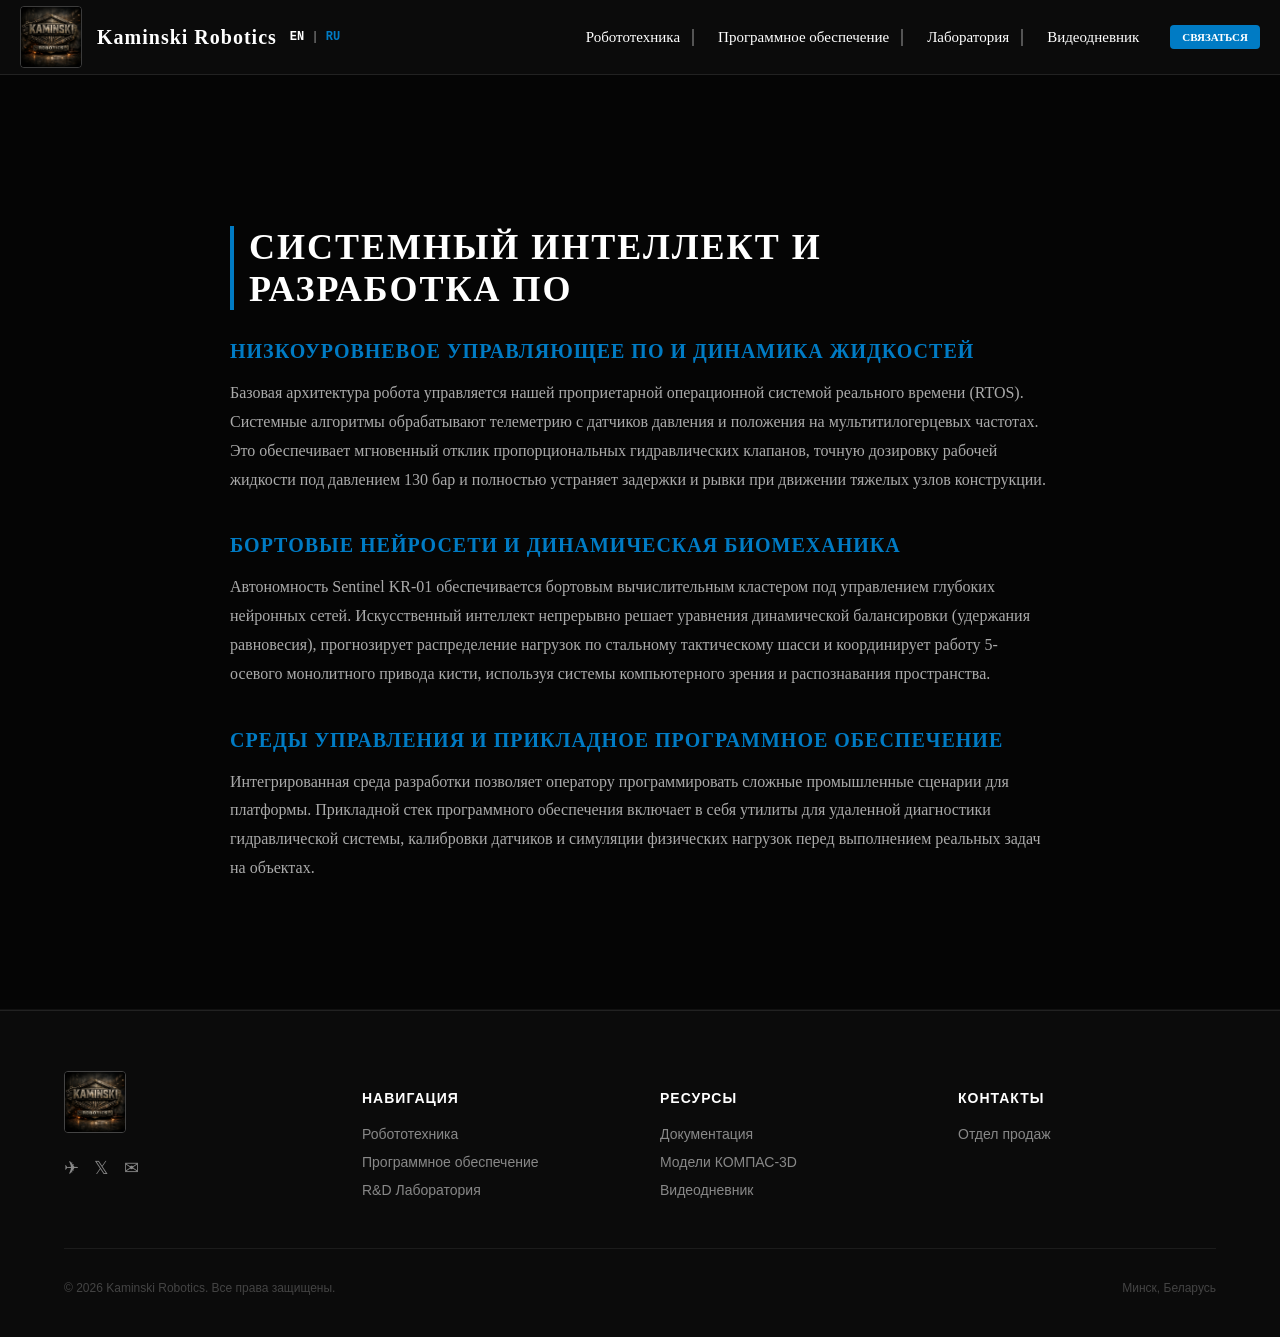
<file: software-ru.html>
<!doctype html>
<html lang="en">
  <head>
    <meta charset="UTF-8" />
    <title>
      Kaminski Robotics | Heavy Hydraulic Humanoid Platform Sentinel KR-01
    </title>
    <meta name="viewport" content="width=device-width, initial-scale=1.0" />
    <meta name="google" content="notranslate" />
    <link rel="stylesheet" href="css/basic.css" />
    <!-- Итоговые профессиональные настройки Favicon -->
    <link
      rel="icon"
      type="image/png"
      href="favicon/favicon-96x96.png"
      sizes="96x96"
    />
    <link rel="icon" type="image/svg+xml" href="favicon/favicon.svg" />
    <link rel="shortcut icon" href="favicon/favicon.ico" />
    <link
      rel="apple-touch-icon"
      sizes="180x180"
      href="favicon/apple-touch-icon.png"
    />
    <link rel="manifest" href="favicon/site.webmanifest" />
  </head>
  <body>
    <div class="top-trigger"></div>

    <header>
      <!-- Наша эталонная фиксированная шапка меню -->
      <nav class="main-nav">
        <div class="logo-block">
          <a
            href="index.html"
            style="
              display: flex;
              align-items: center;
              gap: 15px;
              text-decoration: none;
            "
          >
            <img
              src="pfoto/Emblema_01.jpeg"
              alt="Kaminski Robotics Logo"
              class="logo-img"
            />
            <span class="logo-text">Kaminski Robotics</span>
          </a>
        </div>

        <div class="lang-switch">
          <!-- ИСПРАВЛЕНО: Ссылка RU теперь ведет на созданный нами русский файл! -->
          <a href="software.html" class="lang-link">EN</a> |
          <span class="lang-current">RU</span>
        </div>

        <div class="hamburger">☰</div>

        <div class="nav-links">
          <!-- Текущая страница Робототехники подсвечена белым как активная -->
          <a href="hardware-ru.html" class="lang-current">Робототехника</a>
          <a href="software-ru.html">Программное обеспечение</a>
          <a href="research-ru.html">Лаборатория</a>
          <a href="devlog-ru.html">Видеодневник</a>
        </div>
        <div class="nav-action">
          <a href="contact-ru.html" class="btn-sales lang-current">Связаться</a>
        </div>
      </nav>
    </header>

    <main>
      <!-- РАЗДЕЛ РЕШЕНИЯ (SOFTWARE) -->
      <section
        id="software"
        class="site-section"
        style="margin-top: 110px !important"
      >
        <div class="section-content">
          <!-- ГЛАВНЫЙ ЗАГОЛОВОК СИСТЕМНОГО СОФТА -->
          <h2>Системный интеллект и разработка ПО</h2>

          <div class="product-block">
            <!-- БЛОК 1: Низкоуровневое ПО управления гидравликой -->
            <h3>Низкоуровневое управляющее ПО и динамика жидкостей</h3>
            <p>
              Базовая архитектура робота управляется нашей проприетарной
              операционной системой реального времени (RTOS). Системные
              алгоритмы обрабатывают телеметрию с датчиков давления и положения
              на мультитилогерцевых частотах. Это обеспечивает мгновенный отклик
              пропорциональных гидравлических клапанов, точную дозировку рабочей
              жидкости под давлением 130 бар и полностью устраняет задержки и
              рывки при движении тяжелых узлов конструкции.
            </p>
          </div>

          <div class="product-block">
            <!-- БЛОК 2: Нейросети и биомеханика -->
            <h3>Бортовые нейросети и динамическая биомеханика</h3>
            <p>
              Автономность Sentinel KR-01 обеспечивается бортовым вычислительным
              кластером под управлением глубоких нейронных сетей. Искусственный
              интеллект непрерывно решает уравнения динамической балансировки
              (удержания равновесия), прогнозирует распределение нагрузок по
              стальному тактическому шасси и координирует работу 5-осевого
              монолитного привода кисти, используя системы компьютерного зрения
              и распознавания пространства.
            </p>
          </div>

          <div class="product-block">
            <!-- БЛОК 3: Управляющие программы -->
            <h3>Среды управления и прикладное программное обеспечение</h3>
            <p>
              Интегрированная среда разработки позволяет оператору
              программировать сложные промышленные сценарии для платформы.
              Прикладной стек программного обеспечения включает в себя утилиты
              для удаленной диагностики гидравлической системы, калибровки
              датчиков и симуляции физических нагрузок перед выполнением
              реальных задач на объектах.
            </p>
          </div>
        </div>
      </section>
    </main>

    <!-- РУССКИЙ КОРПОРАТИВНЫЙ ПОДВАЛ (ВСЕ ССЫЛКИ АКТИВНЫ) -->
    <footer class="site-footer">
      <div class="footer-container">
        <!-- 1. Левый блок: Нажатие на эмблему теперь возвращает на Главную русскую! -->
        <!-- 1. Левый блок: Логотип и кликабельные соцсети -->
        <div class="footer-brand">
          <a href="index.html">
            <img
              src="pfoto/Emblema_01.jpeg"
              alt="Kaminski Robotics Логотип"
              class="footer-logo"
              style="cursor: pointer"
            />
          </a>
          <!-- ИСПРАВЛЕНО: Твои фирменные «смайлики»-иконки с рабочими ссылками -->
          <div class="footer-socials">
            <!-- 1. ТЕЛЕГРАМ: бьет точно в твой личный чат! -->
            <a
              href="https://t.me/kaminski_personal"
              target="_blank"
              title="Telegram"
              >✈</a
            >

            <!-- 2. ТВИТТЕР: бьет точно на твою личную стену в Х! -->
            <a
              href="https://twitter.com/Kaminski_1974"
              target="_blank"
              title="Twitter / X"
              >𝕏</a
            >

            <!-- 3. ПОЧТА: мгновенно открывает отправку письма! -->
            <a href="mailto:gold.indastries@gmail.com" title="E-mail">✉</a>
          </div>
        </div>

        <div class="footer-column">
          <h4>Навигация</h4>
          <a href="hardware-ru.html">Робототехника</a>
          <a href="software-ru.html">Программное обеспечение</a>
          <a href="research-ru.html">R&D Лаборатория</a>
        </div>

        <!-- Живые инженерные ресурсы -->
        <div class="footer-column">
          <h4>Ресурсы</h4>
          <a href="#">Документация</a>
          <a href="research-ru.html">Модели КОМПАС-3D</a>
          <a href="#">Видеодневник</a>
        </div>

        <div class="footer-column">
          <h4>Контакты</h4>
          <a href="contact-ru.html">Отдел продаж</a>
        </div>
      </div>
      <div class="footer-bottom">
        <p>&copy; 2026 Kaminski Robotics. Все права защищены.</p>
        <p>Минск, Беларусь</p>
      </div>
    </footer>

    <script src="js/script.js"></script>
  </body>
</html>
</file>
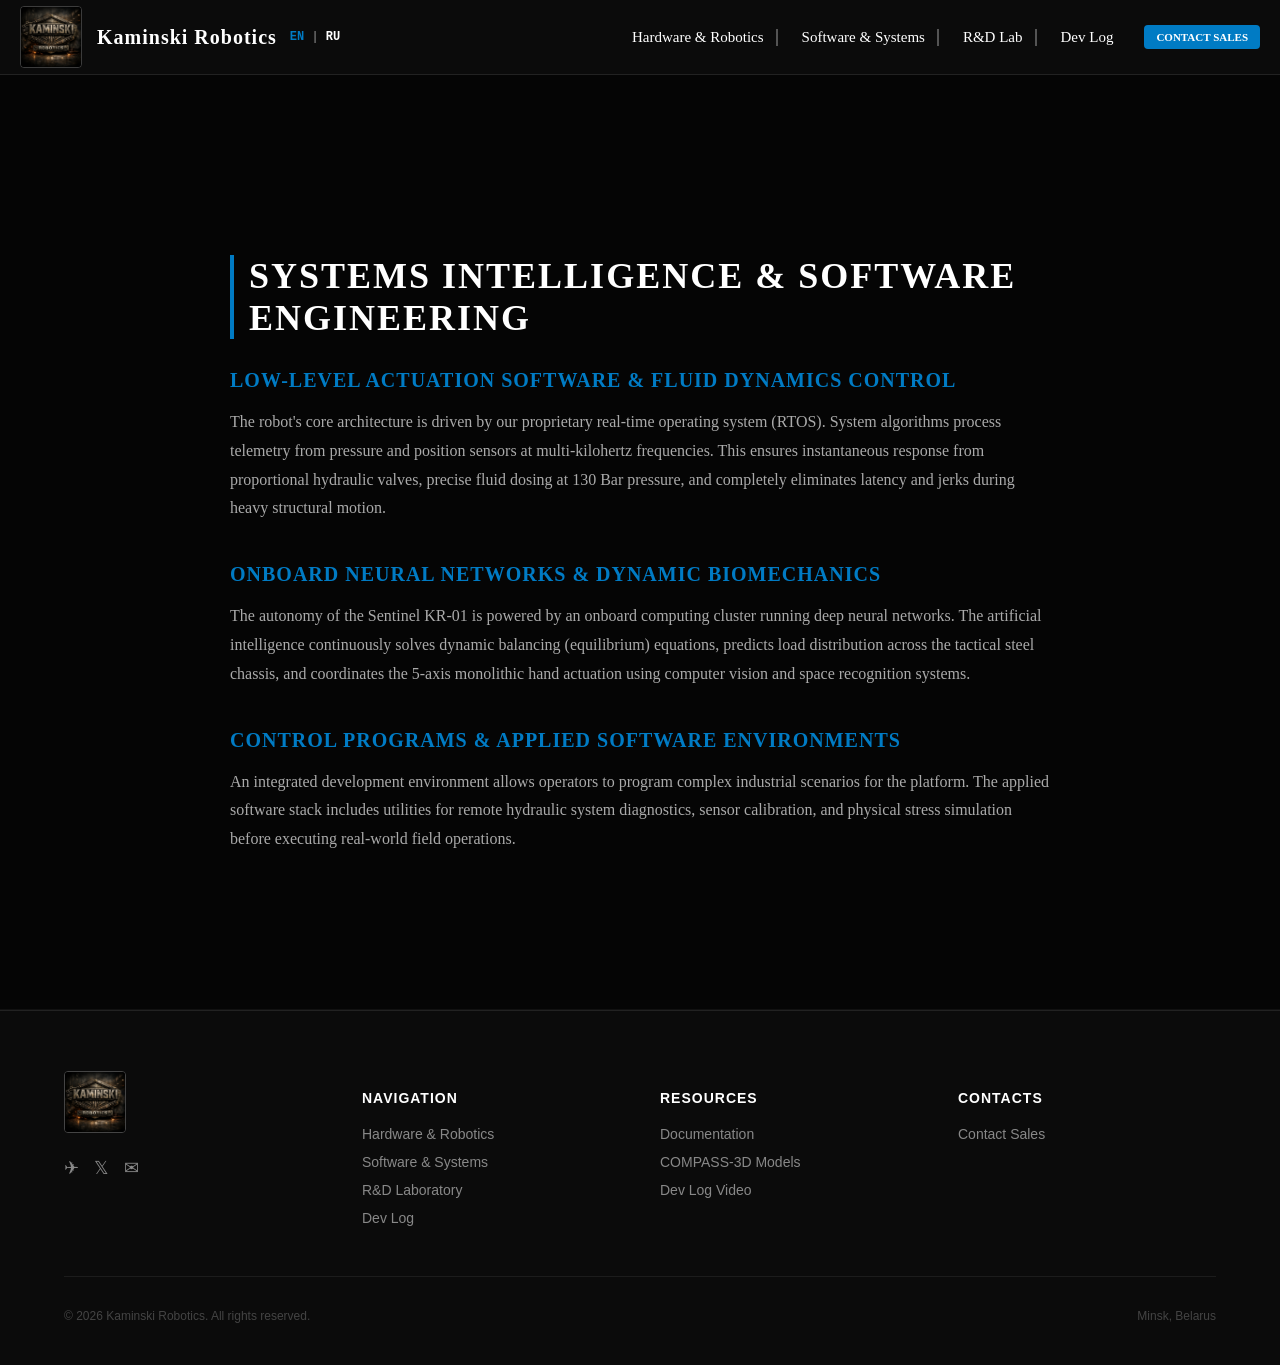
<file: software.html>
<!doctype html>
<html lang="en">
  <head>
    <meta charset="UTF-8" />
    <title>
      Kaminski Robotics | Heavy Hydraulic Humanoid Platform Sentinel KR-01
    </title>
    <meta name="viewport" content="width=device-width, initial-scale=1.0" />
    <meta name="google" content="notranslate" />
    <meta
      name="description"
      content="Engineering next-generation heavy hydraulic humanoid platforms. High-pressure fluid dynamics, 5-axis monolithic actuation, and real-time RTOS software."
    />
    <meta
      name="keywords"
      content="robotics, hydraulic humanoid, tactile frame, Sentinel KR-01, CAD models, RTOS, Kaminski Robotics"
    />
    <link rel="stylesheet" href="css/basic.css" />
    <!-- Итоговые профессиональные настройки Favicon -->
    <link
      rel="icon"
      type="image/png"
      href="favicon/favicon-96x96.png"
      sizes="96x96"
    />
    <link rel="icon" type="image/svg+xml" href="favicon/favicon.svg" />
    <link rel="shortcut icon" href="favicon/favicon.ico" />
    <link
      rel="apple-touch-icon"
      sizes="180x180"
      href="favicon/apple-touch-icon.png"
    />
    <link rel="manifest" href="favicon/site.webmanifest" />
  </head>
  <body>
    <div class="top-trigger"></div>

    <header>
      <!-- Наша эталонная фиксированная шапка меню -->
      <nav class="main-nav">
        <div class="logo-block">
          <a
            href="index.html"
            style="
              display: flex;
              align-items: center;
              gap: 15px;
              text-decoration: none;
            "
          >
            <img
              src="pfoto/Emblema_01.jpeg"
              alt="Kaminski Robotics Logo"
              class="logo-img"
            />
            <span class="logo-text">Kaminski Robotics</span>
          </a>
        </div>

        <div class="lang-switch">
          <!-- ИСПРАВЛЕНО: Ссылка RU теперь ведет на созданный нами русский файл! -->
          <span class="lang-current">EN</span> |
          <a href="software-ru.html" class="lang-link">RU</a>
        </div>

        <div class="hamburger">☰</div>

        <div class="nav-links">
          <!-- ОСТАВЛЯЕМ ТОЛЬКО ТРИ ГЛАВНЫЕ ССЫЛКИ, КОНТАКТЫ ОТСЮДА СТИРАЕМ -->
          <a href="hardware.html">Hardware & Robotics</a>
          <a href="software.html">Software & Systems</a>
          <a href="research.html">R&D Lab</a>
          <a href="devlog.html">Dev Log</a>
        </div>

        <!-- Вот эта синяя кнопка и будет нашей единственной, главной графой контактов в шапке! -->
        <div class="nav-action">
          <a href="contact.html" class="btn-sales">Contact Sales</a>
        </div>
      </nav>
    </header>

    <main>
      <!-- РАЗДЕЛ РЕШЕНИЯ (SOFTWARE) -->
      <section
        id="software"
        class="site-section"
        style="margin-top: 110px !important"
      >
        <div class="section-content">
          <h2>Systems Intelligence & Software Engineering</h2>

          <div class="product-block">
            <h3>Low-Level Actuation Software & Fluid Dynamics Control</h3>
            <p>
              The robot's core architecture is driven by our proprietary
              real-time operating system (RTOS). System algorithms process
              telemetry from pressure and position sensors at multi-kilohertz
              frequencies. This ensures instantaneous response from proportional
              hydraulic valves, precise fluid dosing at 130 Bar pressure, and
              completely eliminates latency and jerks during heavy structural
              motion.
            </p>
          </div>

          <div class="product-block">
            <h3>Onboard Neural Networks & Dynamic Biomechanics</h3>
            <p>
              The autonomy of the Sentinel KR-01 is powered by an onboard
              computing cluster running deep neural networks. The artificial
              intelligence continuously solves dynamic balancing (equilibrium)
              equations, predicts load distribution across the tactical steel
              chassis, and coordinates the 5-axis monolithic hand actuation
              using computer vision and space recognition systems.
            </p>
          </div>

          <div class="product-block">
            <h3>Control Programs & Applied Software Environments</h3>
            <p>
              An integrated development environment allows operators to program
              complex industrial scenarios for the platform. The applied
              software stack includes utilities for remote hydraulic system
              diagnostics, sensor calibration, and physical stress simulation
              before executing real-world field operations.
            </p>
          </div>
        </div>
      </section>
    </main>

    <!-- АНГЛИЙСКИЙ КОРПОРАТИВНЫЙ ПОДВАЛ (ВСЕ ССЫЛКИ АКТИВНЫ) -->
    <footer class="site-footer">
      <div class="footer-container">
        <!-- 1. Левый блок: Нажатие на эмблему возвращает на Главную английскую! -->
        <!-- 1. Левый блок: Логотип и кликабельные соцсети -->
        <div class="footer-brand">
          <a href="index.html">
            <img
              src="pfoto/Emblema_01.jpeg"
              alt="Kaminski Robotics Логотип"
              class="footer-logo"
              style="cursor: pointer"
            />
          </a>
          <!-- ИСПРАВЛЕНО: Твои фирменные «смайлики»-иконки с рабочими ссылками -->
          <div class="footer-socials">
            <!-- 1. ТЕЛЕГРАМ: бьет точно в твой личный чат! -->
            <a
              href="https://t.me/kaminski_personal"
              target="_blank"
              title="Telegram"
              >✈</a
            >

            <!-- 2. ТВИТТЕР: бьет точно на твою личную стену в Х! -->
            <a
              href="https://twitter.com/Kaminski_1974"
              target="_blank"
              title="Twitter / X"
              >𝕏</a
            >

            <!-- 3. ПОЧТА: мгновенно открывает отправку письма! -->
            <a href="mailto:gold.indastries@gmail.com" title="E-mail">✉</a>
          </div>
        </div>

        <div class="footer-column">
          <h4>Navigation</h4>
          <a href="hardware.html">Hardware & Robotics</a>
          <a href="software.html">Software & Systems</a>
          <a href="research.html">R&D Laboratory</a>
          <a href="devlog.html">Dev Log</a>
        </div>

        <!-- Живые ресурсы -->
        <div class="footer-column">
          <h4>Resources</h4>
          <a href="#">Documentation</a>
          <a href="research.html">COMPASS-3D Models</a>
          <a href="#">Dev Log Video</a>
        </div>

        <div class="footer-column">
          <h4>Contacts</h4>
          <a href="contact.html">Contact Sales</a>
        </div>
      </div>
      <div class="footer-bottom">
        <p>&copy; 2026 Kaminski Robotics. All rights reserved.</p>
        <p>Minsk, Belarus</p>
      </div>
    </footer>

    <script src="js/script.js"></script>
  </body>
</html>
</file>
<file: css/basic.css>
/* ==========================================================================
   1. БАЗОВЫЕ НАСТРОЙКИ ЭКРАНА И СБРОС ОТСТУПОВ
   ========================================================================== */
html,
body,
main {
  margin: 0;
  padding: 0;
  width: 100%;
}

html {
  scroll-behavior: smooth;
}

body {
  background-color: #050505;
  overflow-x: hidden; /* Жёсткая защита от горизонтальной прокрутки на мобилках */
}

header {
  width: 100%;
  margin: 0;
  padding: 0;
}

/* ==========================================================================
   2. ГЛАВНАЯ ПАНЕЛЬ МЕНЮ KAMINSKI ROBOTICS (МОНИТОРЫ И НОУТБУКИ)
   ========================================================================== */
.main-nav {
  background-color: #0b0b0b;
  border-bottom: 1px solid #222222;
  height: 110px;
  width: 100%;
  margin: 0;
  box-sizing: border-box;
  display: flex;
  align-items: center;
  justify-content: space-between; /* Элементы расходятся по краям */
  padding: 0 30px;
  position: fixed;
  top: 0;
  left: 0;
  z-index: 9999;
  transition: transform 0.4s ease-in-out;
  transform: translateY(0);
}

.main-nav.nav-hidden {
  transform: translateY(-110px);
}

/* Блок логотипа */
.logo-block {
  display: flex;
  align-items: center;
  gap: 15px;
}

.logo-img {
  height: 90px;
  width: 90px;
  object-fit: cover;
  border-radius: 4px;
  border: 1px solid rgba(255, 255, 255, 0.2);
}

.logo-text {
  color: #ffffff;
  font-weight: 800;
  font-size: 20px;
  letter-spacing: 1px;
}

/* Переключатель языков */
.lang-switch {
  color: #666666;
  font-size: 14px;
  font-family: monospace;
  font-weight: bold;
  margin-left: 25px;
  user-select: none;
  white-space: nowrap;
}

.lang-current {
  color: #007bc4;
}

.lang-link {
  color: #ffffff;
  text-decoration: none;
  transition: 0.2s;
}

.lang-link:hover {
  color: #d4af37;
}

/* Кнопка-гамбургер (По умолчанию на ПК скрыта) */
.hamburger {
  display: none;
  color: #ffffff;
  font-size: 30px;
  cursor: pointer;
  user-select: none;
  margin: 0;
  padding: 0;
}

/* Компьютерные ссылки навигации */
.nav-links {
  display: flex;
  align-items: center;
  gap: 70px;
  margin-left: auto; /* Прижимает всё меню и кнопку в правый край */
}

.nav-links a {
  color: #ffffff;
  text-decoration: none;
  font-weight: 500;
  font-size: 15px;
  transition: 0.2s;
  white-space: nowrap;
}

.nav-links a:hover {
  color: #d4af37;
}

/* Привязанная синяя кнопка */
.nav-action {
  display: flex;
  align-items: center;
  margin-left: 40px; /* Фиксированный зазор от ссылок на ПК */
}

.btn-sales {
  background-color: #007bc4;
  color: #ffffff;
  text-decoration: none;
  padding: 10px 20px;
  border-radius: 4px;
  font-weight: 600;
  font-size: 14px;
  transition: 0.3s;
  white-space: nowrap;
  display: inline-block;
}

.btn-sales:hover {
  background-color: #005da1;
}

/* ==========================================================================
   3. МОНУМЕНТАЛЬНЫЙ ПЕРВЫЙ ЭКРАН, КОНТЕНТ И ПЛЕЕР
   ========================================================================== */
.intro-bg {
  position: absolute;
  top: 0;
  left: 0;
  width: 100%;
  height: 100vh;
  background-image: url(../pfoto/View_01.png);
  background-size: cover;
  background-repeat: no-repeat;
  background-position: center top;
  z-index: 1;
}

.intro-robot-layer {
  position: absolute;
  top: 110px;
  right: 5%;
  width: 45%;
  height: 80vh;
  background-image: url(../pfoto/Robot_02.png);
  background-size: contain;
  background-repeat: no-repeat;
  background-position: bottom center;
  mix-blend-mode: multiply;
  z-index: 3;
}

.site-section {
  position: relative;
  z-index: 2;
  width: 100%;
  min-height: 100vh;
  display: flex;
  flex-direction: column;
  align-items: center;
  justify-content: center;
  background-color: #050505;
  border-bottom: 1px solid #111111;
  box-sizing: border-box;
}

#products {
  margin-top: 100vh;
}

.site-section + .site-section {
  margin-top: 100px;
}

.section-content {
  width: 100%;
  max-width: 900px;
  padding: 40px;
  text-align: left;
  box-sizing: border-box;
}

.section-content h2 {
  color: #ffffff;
  font-size: 36px;
  font-weight: 800;
  text-transform: uppercase;
  letter-spacing: 2px;
  margin-bottom: 30px;
  border-left: 4px solid #007bc4;
  padding-left: 15px;
}

.section-content p {
  color: #aaaaaa;
  font-size: 16px;
  line-height: 1.8;
  margin-bottom: 25px;
}

.product-media-gallery {
  display: flex;
  flex-direction: column;
  gap: 30px;
  margin-top: 50px;
  width: 100%;
}
.product-block {
  margin-bottom: 40px;
}

.product-block h3 {
  color: #007bc4;
  font-size: 20px;
  text-transform: uppercase;
  letter-spacing: 1px;
  margin-bottom: 10px;
}

.video-box {
  background-color: #0b0b0b !important;
  border: 1px solid #1c1c1c !important;
  display: flex;
  flex-direction: column;
  align-items: center;
  width: 100%;
}

.product-video {
  width: 100%;
  height: 450px;
  background-color: #000000;
  object-fit: contain;
  border-radius: 4px;
}

.media-images {
  display: flex;
  gap: 20px;
  width: 100%;
}

.media-images .media-item {
  flex: 1;
  display: flex;
  flex-direction: column;
  align-items: center;
  background-color: #111111;
  padding: 15px;
  border-radius: 6px;
  border: 1px solid #222222;
  box-sizing: border-box;
}

.product-thumb {
  width: 100%;
  max-height: 500px;
  background-color: #0b0b0b;
}

.media-item span {
  color: #666666;
  font-size: 13px;
  text-transform: uppercase;
  letter-spacing: 1px;
  margin-top: 10px;
}

/* ____________________________________________________________________________ */

.intro-bg {
  position: absolute;
  top: 0;
  left: 0;
  width: 100%;
  height: 100vh;
  background-image: url(../pfoto/View_01.png); /* Прямой путь без матрёшек */
  background-size: cover;
  background-repeat: no-repeat;
  background-position: center top;
  z-index: 1;
}

.intro-robot-layer {
  position: absolute;
  top: 90px;
  right: 5%;
  width: 50%;
  height: 85vh;
  background-image: url(../pfoto/Robot_02.png); /* Прямой путь без матрёшек */
  background-size: contain;
  background-repeat: no-repeat;
  background-position: bottom center;
  background-blend-mode: multiply;
  mix-blend-mode: multiply;
  z-index: 3;
}

/* ==========================================
   5. МЕДИА-ГАЛЕРЕЯ ЧЕРТЕЖЕЙ И ПЛЕЕРА
   ========================================== */

.product-media-gallery {
  display: flex;
  flex-direction: column;
  gap: 30px;
  margin-top: 50px;
  width: 100%;
}

.media-item {
  display: flex;
  flex-direction: column;
  gap: 10px;
  background-color: #111111;
  padding: 15px;
  border-radius: 6px;
  border: 1px solid #222222;
  box-sizing: border-box;
}

.media-item span {
  color: #666666;
  font-size: 13px;
  text-transform: uppercase;
  letter-spacing: 1px;
}

.video-box {
  background-color: #0b0b0b !important;
  border: 1px solid #1c1c1c !important;
  display: flex;
  flex-direction: column;
  align-items: center;
}

.product-video {
  width: 100%;
  height: 450px; /* Ваша жёсткая фиксация высоты */
  background-color: #000000;
  object-fit: contain;
  border-radius: 4px;
}

.media-images {
  display: flex;
  gap: 20px;
  width: 100%;
}

.media-images .media-item {
  flex: 1;
  display: flex;
  flex-direction: column;
  align-items: center;
  background-color: #111111;
  padding: 15px;
  border-radius: 6px;
  border: 1px solid #222222;
}

.media-images .media-item:nth-child(2) .product-thumb {
  object-fit: contain;
}

.media-images .media-item:first-child .product-thumb {
  object-fit: fill;
}

.product-thumb {
  width: 100%;
  max-height: 500px;
  background-color: #0b0b0b;
}

/* ==========================================
   6. БРУТАЛЬНЫЕ ПЛАШКИ КОНТАКТОВ
   ========================================== */
.contacts-box {
  display: flex;
  flex-direction: column;
  align-items: flex-start;
}

.contacts-links {
  display: flex;
  flex-direction: column;
  gap: 20px;
  width: 100%;
  margin-top: 30px;
}

.contact-item {
  display: flex;
  align-items: center;
  gap: 15px;
  background-color: #111111;
  border: 1px solid #222222;
  padding: 18px 25px;
  border-radius: 6px;
  color: #ffffff !important;
  text-decoration: none;
  font-size: 16px;
  font-family: monospace;
  transition: 0.3s ease-in-out;
  width: 100%;
  max-width: 500px;
  box-sizing: border-box;
}

.contact-item:hover {
  background-color: #0c1a24;
  border-color: #007bc4;
  transform: translateX(5px);
}

.contact-icon {
  font-size: 20px;
  color: #007bc4;
  width: 25px;
  text-align: center;
}

.contact-label {
  color: #888888;
  font-weight: bold;
  text-transform: uppercase;
  font-size: 12px;
  letter-spacing: 1px;
}

/* ==========================================
   СТИЛИ ДЛЯ МАСШТАБНОГО КОРПОРАТИВНОГО ФУТЕРА
   ========================================== */
.site-footer {
  background-color: #0b0b0b;
  border-top: 1px solid #222222;
  padding: 60px 5% 30px 5%;
  width: 100%;
  box-sizing: border-box;
  font-family: sans-serif;
}

.footer-container {
  display: flex;
  justify-content: space-between;
  flex-wrap: wrap;
  gap: 40px;
  max-width: 1200px;
  margin: 0 auto;
}

.footer-brand {
  flex: 1;
  min-width: 200px;
}

.footer-logo {
  height: 60px;
  width: 60px;
  object-fit: cover;
  border-radius: 4px;
  border: 1px solid #444444;
  margin-bottom: 20px;
}

.footer-socials {
  display: flex;
  gap: 15px;
}

.footer-socials a {
  color: #888888;
  text-decoration: none;
  font-size: 18px;
  transition: 0.2s;
}

.footer-socials a:hover {
  color: #007bc4;
}

.footer-column {
  flex: 1;
  min-width: 150px;
  display: flex;
  flex-direction: column;
  gap: 12px;
}

.footer-column h4 {
  color: #ffffff;
  font-size: 14px;
  text-transform: uppercase;
  letter-spacing: 1px;
  margin-bottom: 8px;
}

.footer-column a {
  color: #888888;
  text-decoration: none;
  font-size: 14px;
  transition: 0.2s;
}

.footer-column a:hover {
  color: #ffffff;
}

.footer-bottom {
  margin-top: 50px;
  border-top: 1px solid #1c1c1c;
  padding-top: 20px;
  display: flex;
  justify-content: space-between;
  color: #444444;
  font-size: 12px;
  max-width: 1200px;
  margin-left: auto;
  margin-right: auto;
}

/* Настройки текстового контейнера на главной картинке */
.intro-content {
  position: absolute;
  top: 50%; /* Слегка скорректировали центровку по вертикали */
  left: 5%;
  transform: translateY(-50%);
  max-width: 650px; /* ИСПРАВЛЕНО: Расширили бокс с 550px до 650px для крупных букв */
  z-index: 5;
  padding: 10px;
  background: rgba(
    5,
    5,
    5,
    0.65
  ); /* Чуть-чуть плотнее сделали подложку для четкости */
  border-left: 5px solid #007bc4; /* Сделали синюю линию толще и заметнее */
  border-radius: 4px;
}

.intro-content h1 {
  color: #ffffff;
  font-size: 56px; /* ИСПРАВЛЕНО: Увеличили главный заголовок с 48px до 56px */
  font-weight: 900;
  margin: 0 0 12px 0;
  text-transform: uppercase;
  letter-spacing: 2px;
}

.intro-content h2 {
  color: #007bc4;
  font-size: 24px; /* ИСПРАВЛЕНО: Увеличили подзаголовок с 20px до 24px */
  font-weight: 700;
  margin: 0 0 25px 0;
  text-transform: uppercase;
  letter-spacing: 1px;
}

.intro-manifest-text {
  color: #ffffff !important; /* ИСПРАВЛЕНО: Сделали цвет букв чисто белым для максимальной контрастности */
  font-size: 18px !important; /* ИСПРАВЛЕНО: Резко подняли размер шрифта текста с 15px до 18px! */
  line-height: 1.8 !important; /* Сделали шаг между строками свободнее */
  margin: 0;
}

.intro-content_two {
  position: absolute;
  top: 50%; /* Слегка скорректировали центровку по вертикали */
  left: 5%;
  transform: translateY(-50%);
  max-width: 700px; /* ИСПРАВЛЕНО: Расширили бокс с 550px до 650px для крупных букв */
  z-index: 5;
  padding: 35px;
  background: rgba(
    5,
    5,
    5,
    0.65
  ); /* Чуть-чуть плотнее сделали подложку для четкости */
  border-left: 5px solid #007bc4; /* Сделали синюю линию толще и заметнее */
  border-radius: 4px;
}

.intro-content_two h1 {
  color: #ffffff;
  font-size: 56px; /* ИСПРАВЛЕНО: Увеличили главный заголовок с 48px до 56px */
  font-weight: 900;
  margin: 0 0 12px 0;
  text-transform: uppercase;
  letter-spacing: 2px;
}

.intro-content_two h2 {
  color: #007bc4;
  font-size: 24px; /* ИСПРАВЛЕНО: Увеличили подзаголовок с 20px до 24px */
  font-weight: 700;
  margin: 0 0 25px 0;
  text-transform: uppercase;
  letter-spacing: 1px;
}

.contact-item {
  display: flex;
  align-items: center;
  gap: 15px;
  background-color: #111111;
  border: 1px solid #222222;
  padding: 18px 25px;
  border-radius: 6px;
  color: #ffffff !important;
  text-decoration: none;
  font-size: 16px;
  font-family: monospace;
  transition: 0.3s ease-in-out;
  width: 100%;
  max-width: 500px;
  box-sizing: border-box;
}

.contact-item:hover {
  background-color: #0c1a24;
  border-color: #007bc4;
  transform: translateX(5px);
}

.contact-icon {
  font-size: 20px;
  color: #007bc4;
  width: 25px;
  text-align: center;
}

.contact-label {
  color: #888888;
  font-weight: bold;
  text-transform: uppercase;
  font-size: 12px;
  letter-spacing: 1px;
}

/* ==================================================================================
   ======================    @media (max-width: 2560px)  =============================
   ==================================================================================  */

@media (max-width: 2560x) and (min-width: 1441px) {
  .main-nav {
    height: 100px !important;
    padding: 6px 6px !important;
    margin: 0;
    gap: 3px !important;
  }
  /* СКРЫВАЕМ ТЕКСТ НАЗВАНИЯ ДЛЯ ИДЕАЛЬНОГО ОТОБРАЖЕНИЯ НА МОБИЛКАХ */
  .logo-text {
    display: none !important;
  }
  .logo-img {
    height: 40px !important;
    width: 40px !important;
  }
  .lang-switch {
    font-size: 12px !important;
    margin: 0 10px !important;
    order: 2 !important; /* Встаёт второй по порядку слева */
  }

  .nav-links {
    gap: 6px !important;
  }
  .nav-links a {
    font-size: 10.5px !important;
  }
  .btn-sales {
    padding: 5px 10px !important;
    font-size: 10px !important;
  }

  /* Включаем гамбургер (max-width: 425px) */
  .hamburger {
    display: inline-block !important;
    font-size: 22px !important;
    color: #ffffff !important;
    order: 2 !important;
  }
  div.nav-action,
  .nav-action {
    margin-top: 0px !important; /* НАШ СИЛОВОЙ ИСПРАВИТЕЛЬ: стирает 10px в ноль! */
    margin-bottom: 0px !important;
    margin-left: 12px !important; /* Аккуратно поджимает кнопку вправо к гамбургеру */
    margin-right: 10px !important;
    width: auto !important; /* Сжимаем коробку до реального размера кнопки */
    display: flex !important;
    align-items: end !important;
  }

  div.intro-content,
  .intro-content {
    position: absolute;
    top: 60%; /* Слегка скорректировали центровку по вертикали */
    left: 5%;
    right: 3%;
    transform: translateY(-50%);
    max-width: 650px; /* ИСПРАВЛЕНО: Расширили бокс с 550px до 650px для крупных букв */
    z-index: 5;
    padding: 10px !important;
    background: rgba(
      5,
      5,
      5,
      0.65
    ); /* Чуть-чуть плотнее сделали подложку для четкости */
    border-left: 5px solid #007bc4; /* Сделали синюю линию толще и заметнее */
    border-radius: 4px;
  }

  .intro-content h1 {
    color: #ffffff;
    font-size: 24px; /* ИСПРАВЛЕНО: Увеличили главный заголовок с 48px до 56px */
    font-weight: 900;
    margin: 0 0 12px 0;
    line-height: 1.1 !important; /* Уплотнили межстрочный интервал */
    text-transform: uppercase;
    letter-spacing: 2px;
  }

  .intro-content h2 {
    color: #007bc4;
    font-size: 18px; /* ИСПРАВЛЕНО: Увеличили подзаголовок с 20px до 24px */
    font-weight: 700;
    margin: 0 0 25px 0;
    text-transform: uppercase;
    letter-spacing: 1px;
  }

  .intro-manifest-text {
    color: #ffffff !important; /* ИСПРАВЛЕНО: Сделали цвет букв чисто белым для максимальной контрастности */
    font-size: 12px !important; /* ИСПРАВЛЕНО: Резко подняли размер шрифта текста с 15px до 18px! */
    line-height: 1.8 !important; /* Сделали шаг между строками свободнее */
    margin: 0;
  }

  .intro-content_two {
    position: absolute;
    top: 50%; /* Слегка скорректировали центровку по вертикали */
    left: 5%;
    transform: translateY(-50%);
    max-width: 700px; /* ИСПРАВЛЕНО: Расширили бокс с 550px до 650px для крупных букв */
    z-index: 5;
    padding: 35px;
    background: rgba(
      5,
      5,
      5,
      0.65
    ); /* Чуть-чуть плотнее сделали подложку для четкости */
    border-left: 5px solid #007bc4; /* Сделали синюю линию толще и заметнее */
    border-radius: 4px;
  }

  .intro-content_two h1 {
    color: #ffffff;
    font-size: 56px; /* ИСПРАВЛЕНО: Увеличили главный заголовок с 48px до 56px */
    font-weight: 900;
    margin: 0 0 12px 0;
    text-transform: uppercase;
    letter-spacing: 2px;
  }

  .intro-content_two h2 {
    color: #007bc4;
    font-size: 24px; /* ИСПРАВЛЕНО: Увеличили подзаголовок с 20px до 24px */
    font-weight: 700;
    margin: 0 0 25px 0;
    text-transform: uppercase;
    letter-spacing: 1px;
  }
}

/* ==================================================================================
   ===========    @media (max-width: 1441px) and (min-width: 1200px)  ===============
   ==================================================================================  */

@media (max-width: 1441px) and (min-width: 1200px) {
  /* Жёстко держим один тонкий компактный ряд, ничего не переносим */
  div.main-nav,
  .main-nav {
    flex-wrap: nowrap !important;
    flex-direction: row !important;
    justify-content: space-between !important;
    align-items: center !important;
    height: 75px !important;
    padding: 0 20px !important;
    gap: 3px !important;
    box-sizing: border-box !important;
  }

  .logo-img {
    height: 60px !important;
    width: 60px !important;
  }

  .lang-switch {
    font-size: 12px !important;
    /* margin: 0 10px !important; */
    margin-top: 0 !important;
    margin-left: 10px !important;
    margin-right: auto !important;
  }

  /* Наглухо тушим длинные ссылки, чтобы они не взрывали шапку */
  /* ВОЗВРАЩАЕМ МЕНЮ НА НАШУ БАЗУ */
  div.nav-links,
  .nav-links {
    display: flex !important; /* 🔥 ГЛАВНЫЙ ИСПРАВИТЕЛЬ: надпись и ссылки снова появились на экране! */
    flex-direction: row !important; /* Выстраиваем их строго по горизонтали */
    align-items: center !important;
    gap: 10px !important; /* Компактный зазор между надписями, чтобы всё влезло на 471px */
    margin: 0 !important;
    order: 2 !important; /* Встаёт второй по порядку слева */
  }

  /* РИСУЕМ БРУТАЛЬНЫЕ ПОЛОСКИ ДЛЯ КАЖДОГО ЭЛЕМЕНТА МЕНЮ НА ПЛАНШЕТАХ */
  .nav-links a {
    border-right: 2px solid rgba(255, 255, 255, 0.3) !important; /* Нарисовали тонкую полупрозрачную белую черту справа */
    padding-right: 12px !important; /* Дали зазор внутри ссылки ДО полоски */
    margin-right: 4px !important; /* Дали зазор СНАРУЖИ после полоски, чтобы слова не слипались */
    margin-left: 10px !important;
  }

  /* 🪓 ГРОССМЕЙСТЕРСКИЙ ШТРИХ: Убираем полоску у самого последнего элемента (Dev Log), 
   чтобы она не спорила с синей кнопкой! */
  .nav-links a:last-child {
    border-right: none !important;
  }

  /* 🔥 СИНЯЯ КНОПКА: Перелетает на ЧЕТВЁРТОЕ место (на самый правый край шапки) */
  div.nav-action,
  .nav-action {
    width: auto !important;
    margin-top: 0px !important;
    margin-left: 12px !important; /* Зазор слева, чтобы кнопка не липла к гамбургеру */
    margin-right: 0px !important;
    display: flex !important;
    align-items: center !important;
    order: 4 !important; /* 🔥 СТАЛА ЧЕТВЁРТОЙ: замыкает правый угол экрана! */
  }

  .btn-sales {
    padding: 6px 12px !important;
    font-size: 11px !important;
    text-transform: uppercase !important;
    white-space: nowrap !important;
    display: inline-block !important;
  }

  /* 🔥 ГАМБУРГЕР: Намертво запечатываем в самый правый угол */
  div.hamburger,
  .hamburger {
    display: none !important;
    font-size: 22px !important;
    color: #ffffff !important;
    cursor: pointer !important;
    order: 3 !important; /* 🔥 СТАЛ ТРЕТЬИМ: теперь он идёт ПЕРЕД кнопкой! */
    margin: 0 0 0 auto !important; /* Пружина толкает его и кнопку к правому краю */
    padding: 0 4px !important;
    width: auto !important;
    height: auto !important;
  }
  /* ЗАЩИТА ЗАГОЛОВКА: Смещаем контент первого экрана ниже */
  div.div-intro-bg,
  div.intro-bg,
  .intro-bg {
    margin-top: 85px !important;
    padding-top: 0px !important;
  }
  div.intro-content,
  .intro-content {
    position: absolute;
    top: 42%; /* Слегка скорректировали центровку по вертикали */
    left: 5%;
    right: 3%;
    transform: translateY(-50%);
    max-width: 650px; /* ИСПРАВЛЕНО: Расширили бокс с 550px до 650px для крупных букв */
    z-index: 5;
    padding: 10px;
    background: rgba(
      5,
      5,
      5,
      0.65
    ); /* Чуть-чуть плотнее сделали подложку для четкости */
    border-left: 5px solid #007bc4; /* Сделали синюю линию толще и заметнее */
    border-radius: 4px;
  }
  .intro-content h1 {
    color: #ffffff;
    font-size: 24px; /* ИСПРАВЛЕНО: Увеличили главный заголовок с 48px до 56px */
    font-weight: 900;
    margin: 0 0 12px 0;
    line-height: 1.1 !important; /* Уплотнили межстрочный интервал */
    text-transform: uppercase;
    letter-spacing: 2px;
  }

  .intro-content h2 {
    color: #007bc4;
    font-size: 18px; /* ИСПРАВЛЕНО: Увеличили подзаголовок с 20px до 24px */
    font-weight: 700;
    margin: 0 0 25px 0;
    text-transform: uppercase;
    letter-spacing: 1px;
  }

  .intro-manifest-text {
    color: #ffffff !important; /* ИСПРАВЛЕНО: Сделали цвет букв чисто белым для максимальной контрастности */
    font-size: 12px !important; /* ИСПРАВЛЕНО: Резко подняли размер шрифта текста с 15px до 18px! */
    line-height: 1.8 !important; /* Сделали шаг между строками свободнее */
    margin: 0;
  }

  .intro-content_two {
    position: absolute;
    top: 50%; /* Слегка скорректировали центровку по вертикали */
    left: 5%;
    transform: translateY(-50%);
    max-width: 700px; /* ИСПРАВЛЕНО: Расширили бокс с 550px до 650px для крупных букв */
    z-index: 5;
    padding: 35px;
    background: rgba(
      5,
      5,
      5,
      0.65
    ); /* Чуть-чуть плотнее сделали подложку для четкости */
    border-left: 5px solid #007bc4; /* Сделали синюю линию толще и заметнее */
    border-radius: 4px;
  }

  .intro-content_two h1 {
    color: #ffffff;
    font-size: 56px; /* ИСПРАВЛЕНО: Увеличили главный заголовок с 48px до 56px */
    font-weight: 900;
    margin: 0 0 12px 0;
    text-transform: uppercase;
    letter-spacing: 2px;
  }

  .intro-content_two h2 {
    color: #007bc4;
    font-size: 24px; /* ИСПРАВЛЕНО: Увеличили подзаголовок с 20px до 24px */
    font-weight: 700;
    margin: 0 0 25px 0;
    text-transform: uppercase;
    letter-spacing: 1px;
  }
}

/* ==================================================================================
   ===========    @media (max-width: 1200px) and (min-width: 1061px)  ===============
   ==================================================================================  */

@media (max-width: 1200px) and (min-width: 1061px) {
  /* Жёстко держим один тонкий компактный ряд, ничего не переносим */
  div.main-nav,
  .main-nav {
    flex-wrap: nowrap !important;
    flex-direction: row !important;
    justify-content: space-between !important;
    align-items: center !important;
    height: 75px !important;
    padding: 0 20px !important;
    gap: 3px !important;
    box-sizing: border-box !important;
  }

  .logo-img {
    height: 60px !important;
    width: 60px !important;
  }

  .lang-switch {
    font-size: 12px !important;
    /* margin: 0 10px !important; */
    margin-top: 0 !important;
    margin-left: 10px !important;
    margin-right: auto !important;
  }

  /* Наглухо тушим длинные ссылки, чтобы они не взрывали шапку */
  /* ВОЗВРАЩАЕМ МЕНЮ НА НАШУ БАЗУ */
  div.nav-links,
  .nav-links {
    display: flex !important; /* 🔥 ГЛАВНЫЙ ИСПРАВИТЕЛЬ: надпись и ссылки снова появились на экране! */
    flex-direction: row !important; /* Выстраиваем их строго по горизонтали */
    align-items: center !important;
    gap: 10px !important; /* Компактный зазор между надписями, чтобы всё влезло на 471px */
    margin: 0 !important;
    order: 2 !important; /* Встаёт второй по порядку слева */
  }

  /* РИСУЕМ БРУТАЛЬНЫЕ ПОЛОСКИ ДЛЯ КАЖДОГО ЭЛЕМЕНТА МЕНЮ НА ПЛАНШЕТАХ */
  .nav-links a {
    border-right: 2px solid rgba(255, 255, 255, 0.3) !important; /* Нарисовали тонкую полупрозрачную белую черту справа */
    padding-right: 12px !important; /* Дали зазор внутри ссылки ДО полоски */
    margin-right: 4px !important; /* Дали зазор СНАРУЖИ после полоски, чтобы слова не слипались */
    margin-left: 10px !important;
  }

  /* 🪓 ГРОССМЕЙСТЕРСКИЙ ШТРИХ: Убираем полоску у самого последнего элемента (Dev Log), 
   чтобы она не спорила с синей кнопкой! */
  .nav-links a:last-child {
    border-right: none !important;
  }

  /* 🔥 СИНЯЯ КНОПКА: Перелетает на ЧЕТВЁРТОЕ место (на самый правый край шапки) */
  div.nav-action,
  .nav-action {
    width: auto !important;
    margin-top: 0px !important;
    margin-left: 12px !important; /* Зазор слева, чтобы кнопка не липла к гамбургеру */
    margin-right: 0px !important;
    display: flex !important;
    align-items: center !important;
    order: 4 !important; /* 🔥 СТАЛА ЧЕТВЁРТОЙ: замыкает правый угол экрана! */
  }

  .btn-sales {
    padding: 6px 12px !important;
    font-size: 11px !important;
    text-transform: uppercase !important;
    white-space: nowrap !important;
    display: inline-block !important;
  }

  /* 🔥 ГАМБУРГЕР: Намертво запечатываем в самый правый угол */
  div.hamburger,
  .hamburger {
    display: none !important;
    font-size: 22px !important;
    color: #ffffff !important;
    cursor: pointer !important;
    order: 3 !important; /* 🔥 СТАЛ ТРЕТЬИМ: теперь он идёт ПЕРЕД кнопкой! */
    margin: 0 0 0 auto !important; /* Пружина толкает его и кнопку к правому краю */
    padding: 0 4px !important;
    width: auto !important;
    height: auto !important;
  }

  /* ЗАЩИТА ЗАГОЛОВКА: Смещаем контент первого экрана ниже */
  div.div-intro-bg,
  div.intro-bg,
  .intro-bg {
    margin-top: 85px !important;
    padding-top: 0px !important;
  }
  div.intro-content,
  .intro-content {
    position: absolute;
    top: 42%; /* Слегка скорректировали центровку по вертикали */
    left: 5%;
    right: 3%;
    transform: translateY(-50%);
    max-width: 650px; /* ИСПРАВЛЕНО: Расширили бокс с 550px до 650px для крупных букв */
    z-index: 5;
    padding: 10px;
    background: rgba(
      5,
      5,
      5,
      0.65
    ); /* Чуть-чуть плотнее сделали подложку для четкости */
    border-left: 5px solid #007bc4; /* Сделали синюю линию толще и заметнее */
    border-radius: 4px;
  }
  .intro-content h1 {
    color: #ffffff;
    font-size: 24px; /* ИСПРАВЛЕНО: Увеличили главный заголовок с 48px до 56px */
    font-weight: 900;
    margin: 0 0 12px 0;
    line-height: 1.1 !important; /* Уплотнили межстрочный интервал */
    text-transform: uppercase;
    letter-spacing: 2px;
  }

  .intro-content h2 {
    color: #007bc4;
    font-size: 18px; /* ИСПРАВЛЕНО: Увеличили подзаголовок с 20px до 24px */
    font-weight: 700;
    margin: 0 0 25px 0;
    text-transform: uppercase;
    letter-spacing: 1px;
  }

  .intro-manifest-text {
    color: #ffffff !important; /* ИСПРАВЛЕНО: Сделали цвет букв чисто белым для максимальной контрастности */
    font-size: 12px !important; /* ИСПРАВЛЕНО: Резко подняли размер шрифта текста с 15px до 18px! */
    line-height: 1.8 !important; /* Сделали шаг между строками свободнее */
    margin: 0;
  }

  .intro-content_two {
    position: absolute;
    top: 50%; /* Слегка скорректировали центровку по вертикали */
    left: 5%;
    transform: translateY(-50%);
    max-width: 700px; /* ИСПРАВЛЕНО: Расширили бокс с 550px до 650px для крупных букв */
    z-index: 5;
    padding: 35px;
    background: rgba(
      5,
      5,
      5,
      0.65
    ); /* Чуть-чуть плотнее сделали подложку для четкости */
    border-left: 5px solid #007bc4; /* Сделали синюю линию толще и заметнее */
    border-radius: 4px;
  }

  .intro-content_two h1 {
    color: #ffffff;
    font-size: 56px; /* ИСПРАВЛЕНО: Увеличили главный заголовок с 48px до 56px */
    font-weight: 900;
    margin: 0 0 12px 0;
    text-transform: uppercase;
    letter-spacing: 2px;
  }

  .intro-content_two h2 {
    color: #007bc4;
    font-size: 24px; /* ИСПРАВЛЕНО: Увеличили подзаголовок с 20px до 24px */
    font-weight: 700;
    margin: 0 0 25px 0;
    text-transform: uppercase;
    letter-spacing: 1px;
  }
}

/* ==================================================================================
   =============    @media (max-width: 1061px) and (min-width: 871px)  ==============
   ==================================================================================  */

@media (max-width: 1061px) and (min-width: 871px) {
  /* Жёстко держим один тонкий компактный ряд, ничего не переносим */
  div.main-nav,
  .main-nav {
    flex-wrap: nowrap !important;
    flex-direction: row !important;
    justify-content: space-between !important;
    align-items: center !important;
    height: 75px !important;
    padding: 0 20px !important;
    gap: 3px !important;
    box-sizing: border-box !important;
  }

  .logo-img {
    height: 40px !important;
    width: 40px !important;
  }

  .lang-switch {
    font-size: 12px !important;
    /* margin: 0 10px !important; */
    margin-top: 0 !important;
    margin-left: 10px !important;
    margin-right: auto !important;
  }

  /* Наглухо тушим длинные ссылки, чтобы они не взрывали шапку */
  /* ВОЗВРАЩАЕМ МЕНЮ НА НАШУ БАЗУ */
  div.nav-links,
  .nav-links {
    display: flex !important; /* 🔥 ГЛАВНЫЙ ИСПРАВИТЕЛЬ: надпись и ссылки снова появились на экране! */
    flex-direction: row !important; /* Выстраиваем их строго по горизонтали */
    align-items: center !important;
    gap: 10px !important; /* Компактный зазор между надписями, чтобы всё влезло на 471px */
    margin: 0 !important;
    order: 2 !important; /* Встаёт второй по порядку слева */
  }

  /* РИСУЕМ БРУТАЛЬНЫЕ ПОЛОСКИ ДЛЯ КАЖДОГО ЭЛЕМЕНТА МЕНЮ НА ПЛАНШЕТАХ */
  .nav-links a {
    border-right: 2px solid rgba(255, 255, 255, 0.3) !important; /* Нарисовали тонкую полупрозрачную белую черту справа */
    padding-right: 12px !important; /* Дали зазор внутри ссылки ДО полоски */
    margin-right: 4px !important; /* Дали зазор СНАРУЖИ после полоски, чтобы слова не слипались */
    margin-left: 10px !important;
  }

  /* 🪓 ГРОССМЕЙСТЕРСКИЙ ШТРИХ: Убираем полоску у самого последнего элемента (Dev Log), 
   чтобы она не спорила с синей кнопкой! */
  .nav-links a:last-child {
    border-right: none !important;
  }

  /* 🔥 СИНЯЯ КНОПКА: Перелетает на ЧЕТВЁРТОЕ место (на самый правый край шапки) */
  div.nav-action,
  .nav-action {
    width: auto !important;
    margin-top: 0px !important;
    margin-left: 12px !important; /* Зазор слева, чтобы кнопка не липла к гамбургеру */
    margin-right: 0px !important;
    display: flex !important;
    align-items: center !important;
    order: 4 !important; /* 🔥 СТАЛА ЧЕТВЁРТОЙ: замыкает правый угол экрана! */
  }

  .btn-sales {
    padding: 6px 12px !important;
    font-size: 11px !important;
    text-transform: uppercase !important;
    white-space: nowrap !important;
    display: inline-block !important;
  }

  /* 🔥 ГАМБУРГЕР: Намертво запечатываем в самый правый угол */
  div.hamburger,
  .hamburger {
    display: none !important;
    font-size: 22px !important;
    color: #ffffff !important;
    cursor: pointer !important;
    order: 3 !important; /* 🔥 СТАЛ ТРЕТЬИМ: теперь он идёт ПЕРЕД кнопкой! */
    margin: 0 0 0 auto !important; /* Пружина толкает его и кнопку к правому краю */
    padding: 0 4px !important;
    width: auto !important;
    height: auto !important;
  }

  /* ЗАЩИТА ЗАГОЛОВКА: Смещаем контент первого экрана ниже */
  div.div-intro-bg,
  div.intro-bg,
  .intro-bg {
    margin-top: 85px !important;
    padding-top: 0px !important;
  }
  div.intro-content,
  .intro-content {
    position: absolute;
    top: 42%; /* Слегка скорректировали центровку по вертикали */
    left: 5%;
    right: 3%;
    transform: translateY(-50%);
    max-width: 650px; /* ИСПРАВЛЕНО: Расширили бокс с 550px до 650px для крупных букв */
    z-index: 5;
    padding: 10px;
    background: rgba(
      5,
      5,
      5,
      0.65
    ); /* Чуть-чуть плотнее сделали подложку для четкости */
    border-left: 5px solid #007bc4; /* Сделали синюю линию толще и заметнее */
    border-radius: 4px;
  }
  .intro-content h1 {
    color: #ffffff;
    font-size: 24px; /* ИСПРАВЛЕНО: Увеличили главный заголовок с 48px до 56px */
    font-weight: 900;
    margin: 0 0 12px 0;
    line-height: 1.1 !important; /* Уплотнили межстрочный интервал */
    text-transform: uppercase;
    letter-spacing: 2px;
  }

  .intro-content h2 {
    color: #007bc4;
    font-size: 18px; /* ИСПРАВЛЕНО: Увеличили подзаголовок с 20px до 24px */
    font-weight: 700;
    margin: 0 0 25px 0;
    text-transform: uppercase;
    letter-spacing: 1px;
  }

  .intro-manifest-text {
    color: #ffffff !important; /* ИСПРАВЛЕНО: Сделали цвет букв чисто белым для максимальной контрастности */
    font-size: 12px !important; /* ИСПРАВЛЕНО: Резко подняли размер шрифта текста с 15px до 18px! */
    line-height: 1.8 !important; /* Сделали шаг между строками свободнее */
    margin: 0;
  }

  .intro-content_two {
    position: absolute;
    top: 50%; /* Слегка скорректировали центровку по вертикали */
    left: 5%;
    transform: translateY(-50%);
    max-width: 700px; /* ИСПРАВЛЕНО: Расширили бокс с 550px до 650px для крупных букв */
    z-index: 5;
    padding: 35px;
    background: rgba(
      5,
      5,
      5,
      0.65
    ); /* Чуть-чуть плотнее сделали подложку для четкости */
    border-left: 5px solid #007bc4; /* Сделали синюю линию толще и заметнее */
    border-radius: 4px;
  }

  .intro-content_two h1 {
    color: #ffffff;
    font-size: 56px; /* ИСПРАВЛЕНО: Увеличили главный заголовок с 48px до 56px */
    font-weight: 900;
    margin: 0 0 12px 0;
    text-transform: uppercase;
    letter-spacing: 2px;
  }

  .intro-content_two h2 {
    color: #007bc4;
    font-size: 24px; /* ИСПРАВЛЕНО: Увеличили подзаголовок с 20px до 24px */
    font-weight: 700;
    margin: 0 0 25px 0;
    text-transform: uppercase;
    letter-spacing: 1px;
  }
}

/* ==================================================================================
   ===========    @media (max-width: 871px) and (min-width: 769px)  ===============
   ==================================================================================  */

@media (max-width: 871px) and (min-width: 769px) {
  /* Жёстко держим один тонкий компактный ряд, ничего не переносим */
  div.main-nav,
  .main-nav {
    flex-wrap: nowrap !important;
    flex-direction: row !important;
    justify-content: space-between !important;
    align-items: center !important;
    height: 75px !important;
    padding: 0 20px !important;
    gap: 3px !important;
    box-sizing: border-box !important;
  }

  .logo-img {
    height: 40px !important;
    width: 40px !important;
  }

  /* Скрываем текст названия Kaminski Robotics на 471px ради спасения места */
  .logo-block .logo-text,
  .logo-text {
    display: none !important;
  }

  .lang-switch {
    font-size: 12px !important;
    margin: 0 10px !important;
  }

  /* Наглухо тушим длинные ссылки, чтобы они не взрывали шапку */
  /* ВОЗВРАЩАЕМ МЕНЮ НА НАШУ БАЗУ */
  div.nav-links,
  .nav-links {
    display: flex !important; /* 🔥 ГЛАВНЫЙ ИСПРАВИТЕЛЬ: надпись и ссылки снова появились на экране! */
    flex-direction: row !important; /* Выстраиваем их строго по горизонтали */
    align-items: center !important;
    gap: 10px !important; /* Компактный зазор между надписями, чтобы всё влезло на 471px */
    margin: 0 !important;
    order: 2 !important; /* Встаёт второй по порядку слева */
  }

  /* РИСУЕМ БРУТАЛЬНЫЕ ПОЛОСКИ ДЛЯ КАЖДОГО ЭЛЕМЕНТА МЕНЮ НА ПЛАНШЕТАХ */
  .nav-links a {
    border-right: 2px solid rgba(255, 255, 255, 0.3) !important; /* Нарисовали тонкую полупрозрачную белую черту справа */
    padding-right: 12px !important; /* Дали зазор внутри ссылки ДО полоски */
    margin-right: 4px !important; /* Дали зазор СНАРУЖИ после полоски, чтобы слова не слипались */
  }

  /* 🪓 ГРОССМЕЙСТЕРСКИЙ ШТРИХ: Убираем полоску у самого последнего элемента (Dev Log), 
   чтобы она не спорила с синей кнопкой! */
  .nav-links a:last-child {
    border-right: none !important;
  }

  /* 🔥 СИНЯЯ КНОПКА: Перелетает на ЧЕТВЁРТОЕ место (на самый правый край шапки) */
  div.nav-action,
  .nav-action {
    width: auto !important;
    margin-top: 0px !important;
    margin-left: 12px !important; /* Зазор слева, чтобы кнопка не липла к гамбургеру */
    margin-right: 0px !important;
    display: flex !important;
    align-items: center !important;
    order: 4 !important; /* 🔥 СТАЛА ЧЕТВЁРТОЙ: замыкает правый угол экрана! */
  }

  .btn-sales {
    padding: 6px 12px !important;
    font-size: 11px !important;
    text-transform: uppercase !important;
    white-space: nowrap !important;
    display: inline-block !important;
  }

  /* 🔥 ГАМБУРГЕР: Намертво запечатываем в самый правый угол */
  div.hamburger,
  .hamburger {
    display: none !important;
    font-size: 22px !important;
    color: #ffffff !important;
    cursor: pointer !important;
    order: 3 !important; /* 🔥 СТАЛ ТРЕТЬИМ: теперь он идёт ПЕРЕД кнопкой! */
    margin: 0 0 0 auto !important; /* Пружина толкает его и кнопку к правому краю */
    padding: 0 4px !important;
    width: auto !important;
    height: auto !important;
  }

  /* ЗАЩИТА ЗАГОЛОВКА: Смещаем контент первого экрана ниже */
  div.div-intro-bg,
  div.intro-bg,
  .intro-bg {
    margin-top: 85px !important;
    padding-top: 0px !important;
  }
  div.intro-content,
  .intro-content {
    position: absolute;
    top: 42%; /* Слегка скорректировали центровку по вертикали */
    left: 5%;
    right: 3%;
    transform: translateY(-50%);
    max-width: 650px; /* ИСПРАВЛЕНО: Расширили бокс с 550px до 650px для крупных букв */
    z-index: 5;
    padding: 10px;
    background: rgba(
      5,
      5,
      5,
      0.65
    ); /* Чуть-чуть плотнее сделали подложку для четкости */
    border-left: 5px solid #007bc4; /* Сделали синюю линию толще и заметнее */
    border-radius: 4px;
  }
  .intro-content h1 {
    color: #ffffff;
    font-size: 24px; /* ИСПРАВЛЕНО: Увеличили главный заголовок с 48px до 56px */
    font-weight: 900;
    margin: 0 0 12px 0;
    line-height: 1.1 !important; /* Уплотнили межстрочный интервал */
    text-transform: uppercase;
    letter-spacing: 2px;
  }

  .intro-content h2 {
    color: #007bc4;
    font-size: 18px; /* ИСПРАВЛЕНО: Увеличили подзаголовок с 20px до 24px */
    font-weight: 700;
    margin: 0 0 25px 0;
    text-transform: uppercase;
    letter-spacing: 1px;
  }

  .intro-manifest-text {
    color: #ffffff !important; /* ИСПРАВЛЕНО: Сделали цвет букв чисто белым для максимальной контрастности */
    font-size: 12px !important; /* ИСПРАВЛЕНО: Резко подняли размер шрифта текста с 15px до 18px! */
    line-height: 1.8 !important; /* Сделали шаг между строками свободнее */
    margin: 0;
  }

  .intro-content_two {
    position: absolute;
    top: 50%; /* Слегка скорректировали центровку по вертикали */
    left: 5%;
    transform: translateY(-50%);
    max-width: 700px; /* ИСПРАВЛЕНО: Расширили бокс с 550px до 650px для крупных букв */
    z-index: 5;
    padding: 35px;
    background: rgba(
      5,
      5,
      5,
      0.65
    ); /* Чуть-чуть плотнее сделали подложку для четкости */
    border-left: 5px solid #007bc4; /* Сделали синюю линию толще и заметнее */
    border-radius: 4px;
  }

  .intro-content_two h1 {
    color: #ffffff;
    font-size: 56px; /* ИСПРАВЛЕНО: Увеличили главный заголовок с 48px до 56px */
    font-weight: 900;
    margin: 0 0 12px 0;
    text-transform: uppercase;
    letter-spacing: 2px;
  }

  .intro-content_two h2 {
    color: #007bc4;
    font-size: 24px; /* ИСПРАВЛЕНО: Увеличили подзаголовок с 20px до 24px */
    font-weight: 700;
    margin: 0 0 25px 0;
    text-transform: uppercase;
    letter-spacing: 1px;
  }
}

/* ==================================================================================
   =============    @media (max-width: 769px) and (min-width: 471px)  ===============
   ==================================================================================  */

@media (max-width: 769px) and (min-width: 471px) {
  /* Жёстко держим один тонкий компактный ряд, ничего не переносим */
  div.main-nav,
  .main-nav {
    flex-wrap: nowrap !important;
    flex-direction: row !important;
    justify-content: space-between !important;
    align-items: center !important;
    height: 75px !important;
    padding: 0 20px !important;
    gap: 3px !important;
    box-sizing: border-box !important;
  }

  .logo-img {
    height: 40px !important;
    width: 40px !important;
  }

  /* Скрываем текст названия Kaminski Robotics на 471px ради спасения места */
  .logo-block .logo-text,
  .logo-text {
    display: none !important;
  }

  .lang-switch {
    font-size: 12px !important;
    margin: 0 10px !important;
    order: 2 !important; /* Встаёт второй по порядку слева */
  }

  /* Наглухо тушим длинные ссылки, чтобы они не взрывали шапку */
  div.nav-links,
  .nav-links {
    display: none !important;
  }

  /* 🔥 СИНЯЯ КНОПКА: Перелетает на ЧЕТВЁРТОЕ место (на самый правый край шапки) */
  div.nav-action,
  .nav-action {
    width: auto !important;
    margin-top: 0px !important;
    margin-left: 12px !important; /* Зазор слева, чтобы кнопка не липла к гамбургеру */
    margin-right: 0px !important;
    display: flex !important;
    align-items: center !important;
    order: 4 !important; /* 🔥 СТАЛА ЧЕТВЁРТОЙ: замыкает правый угол экрана! */
  }

  .btn-sales {
    padding: 6px 12px !important;
    font-size: 11px !important;
    text-transform: uppercase !important;
    white-space: nowrap !important;
    display: inline-block !important;
  }

  /* 🔥 ГАМБУРГЕР: Намертво запечатываем в самый правый угол */
  div.hamburger,
  .hamburger {
    display: inline-block !important;
    font-size: 22px !important;
    color: #ffffff !important;
    cursor: pointer !important;
    order: 3 !important; /* 🔥 СТАЛ ТРЕТЬИМ: теперь он идёт ПЕРЕД кнопкой! */
    margin: 0 0 0 auto !important; /* Пружина толкает его и кнопку к правому краю */
    padding: 0 4px !important;
    width: auto !important;
    height: auto !important;
  }
  /* ЗАЩИТА ЗАГОЛОВКА: Смещаем контент первого экрана ниже */
  div.div-intro-bg,
  div.intro-bg,
  .intro-bg {
    margin-top: 85px !important;
    padding-top: 0px !important;
  }
  h1.main-title,
  .main-title,
  div.intro-content h1 {
    font-size: 24px !important; /* Силой уменьшили до 24px, чтобы он не давил на экран! */
    line-height: 1.1 !important; /* Уплотнили межстрочный интервал */
    margin-bottom: 8px !important;
  }

  /* 4. УМЕНЬШАЕМ ЗАГОЛОВКИ РАЗДЕЛОВ (HARDWARE, SOFTWARE, LAB) ДЛЯ 320px */
  .section-content h2,
  div.section-content h2,
  h2 {
    font-size: 18px !important; /* Срезали до жестких 18px (было 36px) */
    line-height: 1.2 !important; /* Буквы стоят плотно и брутально */
    margin-bottom: 15px !important; /* Аккуратный зазор до текста */
    border-left: 3px solid #007bc4 !important; /* Наша синяя фирменная черта слева становится чуть тоньше */
    padding-left: 10px !important;
  }

  p.intro-manifest-text,
  .intro-manifest-text,
  div.intro-content p,
  .section-content p {
    font-size: 12px !important; /* Буквы стали мелкими, строгими и аккуратными */
    line-height: 1.4 !important; /* Сжали строки, чтобы убрать вертикальный распор */
    margin-bottom: 10px !important;
  }
  div.intro-content,
  .intro-content {
    position: absolute;
    top: 42%; /* Слегка скорректировали центровку по вертикали */
    left: 5%;
    right: 3%;
    transform: translateY(-50%);
    max-width: 650px; /* ИСПРАВЛЕНО: Расширили бокс с 550px до 650px для крупных букв */
    z-index: 5;
    padding: 10px;
    background: rgba(
      5,
      5,
      5,
      0.65
    ); /* Чуть-чуть плотнее сделали подложку для четкости */
    border-left: 5px solid #007bc4; /* Сделали синюю линию толще и заметнее */
    border-radius: 4px;
  }
  .intro-content h1 {
    color: #ffffff;
    font-size: 24px; /* ИСПРАВЛЕНО: Увеличили главный заголовок с 48px до 56px */
    font-weight: 900;
    margin: 0 0 12px 0;
    line-height: 1.1 !important; /* Уплотнили межстрочный интервал */
    text-transform: uppercase;
    letter-spacing: 2px;
  }

  .intro-content h2 {
    color: #007bc4;
    font-size: 18px; /* ИСПРАВЛЕНО: Увеличили подзаголовок с 20px до 24px */
    font-weight: 700;
    margin: 0 0 25px 0;
    text-transform: uppercase;
    letter-spacing: 1px;
  }

  .intro-manifest-text {
    color: #ffffff !important; /* ИСПРАВЛЕНО: Сделали цвет букв чисто белым для максимальной контрастности */
    font-size: 12px !important; /* ИСПРАВЛЕНО: Резко подняли размер шрифта текста с 15px до 18px! */
    line-height: 1.8 !important; /* Сделали шаг между строками свободнее */
    margin: 0;
  }

  .intro-content_two {
    position: absolute;
    top: 50%; /* Слегка скорректировали центровку по вертикали */
    left: 5%;
    transform: translateY(-50%);
    max-width: 700px; /* ИСПРАВЛЕНО: Расширили бокс с 550px до 650px для крупных букв */
    z-index: 5;
    padding: 35px;
    background: rgba(
      5,
      5,
      5,
      0.65
    ); /* Чуть-чуть плотнее сделали подложку для четкости */
    border-left: 5px solid #007bc4; /* Сделали синюю линию толще и заметнее */
    border-radius: 4px;
  }

  .intro-content_two h1 {
    color: #ffffff;
    font-size: 56px; /* ИСПРАВЛЕНО: Увеличили главный заголовок с 48px до 56px */
    font-weight: 900;
    margin: 0 0 12px 0;
    text-transform: uppercase;
    letter-spacing: 2px;
  }

  .intro-content_two h2 {
    color: #007bc4;
    font-size: 24px; /* ИСПРАВЛЕНО: Увеличили подзаголовок с 20px до 24px */
    font-weight: 700;
    margin: 0 0 25px 0;
    text-transform: uppercase;
    letter-spacing: 1px;
  }
}

/* ==========================================================================
   ⚙️ ГЛАВНЫЙ СИНХРОНИЗАТОР ШТОРКИ (РАБОТАЕТ ОТ 768px ДО НУЛЯ)
   ========================================================================== */
@media (max-width: 768px) {
  /* Когда шторка АКТИВНА (кликнули на гамбургер), мы силой стираем display: none! */
  div.nav-links.active,
  .nav-links.active {
    display: flex !important; /* Меню гарантированно откроется даже на 320px! */
    flex-direction: column !important; /* Ссылки встают строгим Sci-Fi вертикальным рядом */
    justify-content: flex-start !important;
    align-items: center !important;

    /* Координаты шторки: она выезжает ровно под обрез твоей шапки */
    position: fixed !important;
    top: 75px !important; /* Если шапка на мобилках 50px, поставь тут 50px */
    left: 0 !important;
    width: 100% !important;
    height: calc(
      100vh - 75px
    ) !important; /* Растягивается на весь экран смартфона */
    background-color: #0b0b0b !important; /* Фирменный глубокий черный цвет Kaminski Robotics */
    z-index: 9998 !important; /* Пролетает над основным контентом сайта */
    padding: 30px 0 !important;
    gap: 25px !important; /* Удобные зазоры между ссылками для нажатия пальцем */
    margin: 0 !important;
  }

  /* Шрифты внутри открытой мобильной шторки (крупные и удобные для пальца) */
  .nav-links.active a {
    font-size: 18px !important; /* Нажатие будет точным */
    color: #ffffff !important;
    text-transform: uppercase !important;
    letter-spacing: 1px !important;
    display: block !important;
    width: 100% !important;
    text-align: center !important;
    padding: 10px 0 !important;
  }

  .nav-links.active a:hover {
    color: #007bc4 !important; /* Подсветка нашим фирменным синим цветом */
  }
}

/* ==================================================================================
   ====================    @media (max-width: 471px)=================================
   ==================================================================================  */

@media (max-width: 471px) {
  /* Жёстко держим один тонкий компактный ряд, ничего не переносим */
  div.main-nav,
  .main-nav {
    flex-wrap: nowrap !important;
    flex-direction: row !important;
    justify-content: space-between !important;
    align-items: center !important;
    height: 75px !important;
    padding: 0 20px !important;
    gap: 3px !important;
    box-sizing: border-box !important;
  }

  .logo-img {
    height: 40px !important;
    width: 40px !important;
  }

  /* Скрываем текст названия Kaminski Robotics на 471px ради спасения места */
  .logo-block .logo-text,
  .logo-text {
    display: none !important;
  }

  .lang-switch {
    font-size: 12px !important;
    margin: 0 10px !important;
    order: 2 !important; /* Встаёт второй по порядку слева */
  }

  /* Наглухо тушим длинные ссылки, чтобы они не взрывали шапку */
  div.nav-links,
  .nav-links {
    display: none !important;
  }

  /* 🔥 СИНЯЯ КНОПКА: Перелетает на ЧЕТВЁРТОЕ место (на самый правый край шапки) */
  div.nav-action,
  .nav-action {
    width: auto !important;
    margin-top: 0px !important;
    margin-left: 12px !important; /* Зазор слева, чтобы кнопка не липла к гамбургеру */
    margin-right: 0px !important;
    display: flex !important;
    align-items: center !important;
    order: 4 !important; /* 🔥 СТАЛА ЧЕТВЁРТОЙ: замыкает правый угол экрана! */
  }

  .btn-sales {
    padding: 6px 12px !important;
    font-size: 11px !important;
    text-transform: uppercase !important;
    white-space: nowrap !important;
    display: inline-block !important;
  }

  /* 🔥 ГАМБУРГЕР: Намертво запечатываем в самый правый угол */
  div.hamburger,
  .hamburger {
    display: inline-block !important;
    font-size: 22px !important;
    color: #ffffff !important;
    cursor: pointer !important;
    order: 3 !important; /* 🔥 СТАЛ ТРЕТЬИМ: теперь он идёт ПЕРЕД кнопкой! */
    margin: 0 0 0 auto !important; /* Пружина толкает его и кнопку к правому краю */
    padding: 0 4px !important;
    width: auto !important;
    height: auto !important;
  }
  /* ЗАЩИТА ЗАГОЛОВКА: Смещаем контент первого экрана ниже */
  div.div-intro-bg,
  div.intro-bg,
  .intro-bg {
    margin-top: 85px !important;
    padding-top: 0px !important;
  }
  div.intro-content,
  .intro-content {
    position: absolute;
    top: 42%; /* Слегка скорректировали центровку по вертикали */
    left: 5%;
    right: 3%;
    transform: translateY(-50%);
    max-width: 650px; /* ИСПРАВЛЕНО: Расширили бокс с 550px до 650px для крупных букв */
    z-index: 5;
    padding: 10px;
    background: rgba(
      5,
      5,
      5,
      0.65
    ); /* Чуть-чуть плотнее сделали подложку для четкости */
    border-left: 5px solid #007bc4; /* Сделали синюю линию толще и заметнее */
    border-radius: 4px;
  }
  .intro-content h1 {
    color: #ffffff;
    font-size: 24px; /* ИСПРАВЛЕНО: Увеличили главный заголовок с 48px до 56px */
    font-weight: 900;
    margin: 0 0 12px 0;
    line-height: 1.1 !important; /* Уплотнили межстрочный интервал */
    text-transform: uppercase;
    letter-spacing: 2px;
  }

  .intro-content h2 {
    color: #007bc4;
    font-size: 18px; /* ИСПРАВЛЕНО: Увеличили подзаголовок с 20px до 24px */
    font-weight: 700;
    margin: 0 0 25px 0;
    text-transform: uppercase;
    letter-spacing: 1px;
  }

  .intro-manifest-text {
    color: #ffffff !important; /* ИСПРАВЛЕНО: Сделали цвет букв чисто белым для максимальной контрастности */
    font-size: 12px !important; /* ИСПРАВЛЕНО: Резко подняли размер шрифта текста с 15px до 18px! */
    line-height: 1.8 !important; /* Сделали шаг между строками свободнее */
    margin: 0;
  }

  .intro-content_two {
    position: absolute;
    top: 50%; /* Слегка скорректировали центровку по вертикали */
    left: 5%;
    transform: translateY(-50%);
    max-width: 700px; /* ИСПРАВЛЕНО: Расширили бокс с 550px до 650px для крупных букв */
    z-index: 5;
    padding: 35px;
    background: rgba(
      5,
      5,
      5,
      0.65
    ); /* Чуть-чуть плотнее сделали подложку для четкости */
    border-left: 5px solid #007bc4; /* Сделали синюю линию толще и заметнее */
    border-radius: 4px;
  }

  .intro-content_two h1 {
    color: #ffffff;
    font-size: 56px; /* ИСПРАВЛЕНО: Увеличили главный заголовок с 48px до 56px */
    font-weight: 900;
    margin: 0 0 12px 0;
    text-transform: uppercase;
    letter-spacing: 2px;
  }

  .intro-content_two h2 {
    color: #007bc4;
    font-size: 24px; /* ИСПРАВЛЕНО: Увеличили подзаголовок с 20px до 24px */
    font-weight: 700;
    margin: 0 0 25px 0;
    text-transform: uppercase;
    letter-spacing: 1px;
  }
}

/* ==================================================================================
   ======================    @media (max-width: 426px)  =============================
   ==================================================================================  */

@media (max-width: 426px) {
  .main-nav {
    height: 100px !important;
    padding: 6px 6px !important;
    margin: 0;
    gap: 3px !important;
  }
  /* СКРЫВАЕМ ТЕКСТ НАЗВАНИЯ ДЛЯ ИДЕАЛЬНОГО ОТОБРАЖЕНИЯ НА МОБИЛКАХ */
  .logo-text {
    display: none !important;
  }
  .logo-img {
    height: 40px !important;
    width: 40px !important;
  }
  .lang-switch {
    font-size: 12px !important;
    margin: 0 10px !important;
    order: 2 !important; /* Встаёт второй по порядку слева */
  }

  .nav-links {
    gap: 6px !important;
  }
  .nav-links a {
    font-size: 10.5px !important;
  }
  .btn-sales {
    padding: 5px 10px !important;
    font-size: 10px !important;
  }

  /* Включаем гамбургер (max-width: 425px) */
  .hamburger {
    display: inline-block !important;
    font-size: 22px !important;
    color: #ffffff !important;
    order: 2 !important;
  }
  div.nav-action,
  .nav-action {
    margin-top: 0px !important; /* НАШ СИЛОВОЙ ИСПРАВИТЕЛЬ: стирает 10px в ноль! */
    margin-bottom: 0px !important;
    margin-left: 12px !important; /* Аккуратно поджимает кнопку вправо к гамбургеру */
    margin-right: 10px !important;
    width: auto !important; /* Сжимаем коробку до реального размера кнопки */
    display: flex !important;
    align-items: end !important;
  }

  div.intro-content,
  .intro-content {
    position: absolute;
    top: 50%; /* Слегка скорректировали центровку по вертикали */
    left: 5%;
    right: 3%;
    transform: translateY(-50%);
    max-width: 650px; /* ИСПРАВЛЕНО: Расширили бокс с 550px до 650px для крупных букв */
    z-index: 5;
    padding: 10px;
    background: rgba(
      5,
      5,
      5,
      0.65
    ); /* Чуть-чуть плотнее сделали подложку для четкости */
    border-left: 5px solid #007bc4; /* Сделали синюю линию толще и заметнее */
    border-radius: 4px;
  }

  .intro-content h1 {
    color: #ffffff;
    font-size: 24px; /* ИСПРАВЛЕНО: Увеличили главный заголовок с 48px до 56px */
    font-weight: 900;
    margin: 0 0 12px 0;
    line-height: 1.1 !important; /* Уплотнили межстрочный интервал */
    text-transform: uppercase;
    letter-spacing: 2px;
  }

  .intro-content h2 {
    color: #007bc4;
    font-size: 18px; /* ИСПРАВЛЕНО: Увеличили подзаголовок с 20px до 24px */
    font-weight: 700;
    margin: 0 0 25px 0;
    text-transform: uppercase;
    letter-spacing: 1px;
  }

  .intro-manifest-text {
    color: #ffffff !important; /* ИСПРАВЛЕНО: Сделали цвет букв чисто белым для максимальной контрастности */
    font-size: 12px !important; /* ИСПРАВЛЕНО: Резко подняли размер шрифта текста с 15px до 18px! */
    line-height: 1.8 !important; /* Сделали шаг между строками свободнее */
    margin: 0;
  }

  .intro-content_two {
    position: absolute;
    top: 50%; /* Слегка скорректировали центровку по вертикали */
    left: 5%;
    transform: translateY(-50%);
    max-width: 700px; /* ИСПРАВЛЕНО: Расширили бокс с 550px до 650px для крупных букв */
    z-index: 5;
    padding: 35px;
    background: rgba(
      5,
      5,
      5,
      0.65
    ); /* Чуть-чуть плотнее сделали подложку для четкости */
    border-left: 5px solid #007bc4; /* Сделали синюю линию толще и заметнее */
    border-radius: 4px;
  }

  .intro-content_two h1 {
    color: #ffffff;
    font-size: 56px; /* ИСПРАВЛЕНО: Увеличили главный заголовок с 48px до 56px */
    font-weight: 900;
    margin: 0 0 12px 0;
    text-transform: uppercase;
    letter-spacing: 2px;
  }

  .intro-content_two h2 {
    color: #007bc4;
    font-size: 24px; /* ИСПРАВЛЕНО: Увеличили подзаголовок с 20px до 24px */
    font-weight: 700;
    margin: 0 0 25px 0;
    text-transform: uppercase;
    letter-spacing: 1px;
  }
}

/* ==================================================================================
   ========================    @media (max-width: 377px)  ===========================
   ==================================================================================  */

@media (max-width: 377px) {
  div.main-nav,
  .main-nav {
    flex-wrap: nowrap !important;
    flex-direction: row !important;
    justify-content: space-between !important;
    align-items: center !important;
    height: 75px !important;
    padding: 0 20px !important;
    gap: 3px !important;
    box-sizing: border-box !important;
  }

  .logo-img {
    height: 40px !important;
    width: 40px !important;
  }

  /* Скрываем текст названия Kaminski Robotics на 471px ради спасения места */
  .logo-block .logo-text,
  .logo-text {
    display: none !important;
  }

  .lang-switch {
    font-size: 12px !important;
    margin: 0 10px !important;
    order: 2 !important; /* Встаёт второй по порядку слева */
  }

  /* Наглухо тушим длинные ссылки, чтобы они не взрывали шапку */
  div.nav-links,
  .nav-links {
    display: none !important;
  }

  /* 🔥 СИНЯЯ КНОПКА: Перелетает на ЧЕТВЁРТОЕ место (на самый правый край шапки) */
  div.nav-action,
  .nav-action {
    width: auto !important;
    margin-top: 0px !important;
    margin-left: 12px !important; /* Зазор слева, чтобы кнопка не липла к гамбургеру */
    margin-right: 0px !important;
    display: flex !important;
    align-items: center !important;
    order: 4 !important; /* 🔥 СТАЛА ЧЕТВЁРТОЙ: замыкает правый угол экрана! */
  }

  .btn-sales {
    padding: 6px 12px !important;
    font-size: 11px !important;
    text-transform: uppercase !important;
    white-space: nowrap !important;
    display: inline-block !important;
  }

  /* 🔥 ГАМБУРГЕР: Намертво запечатываем в самый правый угол */
  div.hamburger,
  .hamburger {
    display: inline-block !important;
    font-size: 22px !important;
    color: #ffffff !important;
    cursor: pointer !important;
    order: 3 !important; /* 🔥 СТАЛ ТРЕТЬИМ: теперь он идёт ПЕРЕД кнопкой! */
    margin: 0 0 0 auto !important; /* Пружина толкает его и кнопку к правому краю */
    padding: 0 4px !important;
    width: auto !important;
    height: auto !important;
  }
  /* ЗАЩИТА ЗАГОЛОВКА: Смещаем контент первого экрана ниже */
  div.div-intro-bg,
  div.intro-bg,
  .intro-bg {
    margin-top: 85px !important;
    padding-top: 0px !important;
  }
  div.intro-content,
  .intro-content {
    position: absolute;
    top: 50%; /* Слегка скорректировали центровку по вертикали */
    left: 5%;
    right: 3%;
    transform: translateY(-50%);
    max-width: 650px; /* ИСПРАВЛЕНО: Расширили бокс с 550px до 650px для крупных букв */
    z-index: 5;
    padding: 10px;
    background: rgba(
      5,
      5,
      5,
      0.65
    ); /* Чуть-чуть плотнее сделали подложку для четкости */
    border-left: 5px solid #007bc4; /* Сделали синюю линию толще и заметнее */
    border-radius: 4px;
  }

  .intro-content h1 {
    color: #ffffff;
    font-size: 24px; /* ИСПРАВЛЕНО: Увеличили главный заголовок с 48px до 56px */
    font-weight: 900;
    margin: 0 0 12px 0;
    line-height: 1.1 !important; /* Уплотнили межстрочный интервал */
    text-transform: uppercase;
    letter-spacing: 2px;
  }

  .intro-content h2 {
    color: #007bc4;
    font-size: 18px; /* ИСПРАВЛЕНО: Увеличили подзаголовок с 20px до 24px */
    font-weight: 700;
    margin: 0 0 25px 0;
    text-transform: uppercase;
    letter-spacing: 1px;
  }

  .intro-manifest-text {
    color: #ffffff !important; /* ИСПРАВЛЕНО: Сделали цвет букв чисто белым для максимальной контрастности */
    font-size: 12px !important; /* ИСПРАВЛЕНО: Резко подняли размер шрифта текста с 15px до 18px! */
    line-height: 1.8 !important; /* Сделали шаг между строками свободнее */
    margin: 0;
  }

  .intro-content_two {
    position: absolute;
    top: 50%; /* Слегка скорректировали центровку по вертикали */
    left: 5%;
    transform: translateY(-50%);
    max-width: 700px; /* ИСПРАВЛЕНО: Расширили бокс с 550px до 650px для крупных букв */
    z-index: 5;
    padding: 35px;
    background: rgba(
      5,
      5,
      5,
      0.65
    ); /* Чуть-чуть плотнее сделали подложку для четкости */
    border-left: 5px solid #007bc4; /* Сделали синюю линию толще и заметнее */
    border-radius: 4px;
  }

  .intro-content_two h1 {
    color: #ffffff;
    font-size: 56px; /* ИСПРАВЛЕНО: Увеличили главный заголовок с 48px до 56px */
    font-weight: 900;
    margin: 0 0 12px 0;
    text-transform: uppercase;
    letter-spacing: 2px;
  }

  .intro-content_two h2 {
    color: #007bc4;
    font-size: 24px; /* ИСПРАВЛЕНО: Увеличили подзаголовок с 20px до 24px */
    font-weight: 700;
    margin: 0 0 25px 0;
    text-transform: uppercase;
    letter-spacing: 1px;
  }
}

/* ==================================================================================
   =============================    @media (max-width: 320px)  ======================
   ==================================================================================  */

@media (max-width: 320px) {
  div.main-nav,
  .main-nav {
    flex-wrap: nowrap !important;
    flex-direction: row !important;
    justify-content: space-between !important;
    align-items: center !important;
    height: 75px !important;
    padding: 0 20px !important;
    gap: 3px !important;
    box-sizing: border-box !important;
  }

  .logo-img {
    height: 40px !important;
    width: 40px !important;
  }

  /* Скрываем текст названия Kaminski Robotics на 471px ради спасения места */
  .logo-block .logo-text,
  .logo-text {
    display: none !important;
  }

  .lang-switch {
    font-size: 12px !important;
    margin: 0 10px !important;
    order: 2 !important; /* Встаёт второй по порядку слева */
  }

  /* Наглухо тушим длинные ссылки, чтобы они не взрывали шапку */
  div.nav-links,
  .nav-links {
    display: none !important;
  }

  /* 🔥 СИНЯЯ КНОПКА: Перелетает на ЧЕТВЁРТОЕ место (на самый правый край шапки) */
  div.nav-action,
  .nav-action {
    width: auto !important;
    margin-top: 0px !important;
    margin-left: 12px !important; /* Зазор слева, чтобы кнопка не липла к гамбургеру */
    margin-right: 0px !important;
    display: flex !important;
    align-items: center !important;
    order: 4 !important; /* 🔥 СТАЛА ЧЕТВЁРТОЙ: замыкает правый угол экрана! */
  }

  .btn-sales {
    padding: 6px 12px !important;
    font-size: 11px !important;
    text-transform: uppercase !important;
    white-space: nowrap !important;
    display: inline-block !important;
  }

  /* 🔥 ГАМБУРГЕР: Намертво запечатываем в самый правый угол */
  div.hamburger,
  .hamburger {
    display: inline-block !important;
    font-size: 22px !important;
    color: #ffffff !important;
    cursor: pointer !important;
    order: 3 !important; /* 🔥 СТАЛ ТРЕТЬИМ: теперь он идёт ПЕРЕД кнопкой! */
    margin: 0 0 0 auto !important; /* Пружина толкает его и кнопку к правому краю */
    padding: 0 4px !important;
    width: auto !important;
    height: auto !important;
  }
  /* ЗАЩИТА ЗАГОЛОВКА: Смещаем контент первого экрана ниже */
  div.div-intro-bg,
  div.intro-bg,
  .intro-bg {
    margin-top: 85px !important;
    padding-top: 0px !important;
  }

  div.intro-content,
  .intro-content {
    position: absolute;
    top: 50%; /* Слегка скорректировали центровку по вертикали */
    left: 5%;
    right: 3%;
    transform: translateY(-50%);
    max-width: 650px; /* ИСПРАВЛЕНО: Расширили бокс с 550px до 650px для крупных букв */
    z-index: 5;
    padding: 10px;
    background: rgba(
      5,
      5,
      5,
      0.65
    ); /* Чуть-чуть плотнее сделали подложку для четкости */
    border-left: 5px solid #007bc4; /* Сделали синюю линию толще и заметнее */
    border-radius: 4px;
  }

  .intro-content h1 {
    color: #ffffff;
    font-size: 24px; /* ИСПРАВЛЕНО: Увеличили главный заголовок с 48px до 56px */
    font-weight: 900;
    margin: 0 0 12px 0;
    line-height: 1.1 !important; /* Уплотнили межстрочный интервал */
    text-transform: uppercase;
    letter-spacing: 2px;
  }

  .intro-content h2 {
    color: #007bc4;
    font-size: 18px; /* ИСПРАВЛЕНО: Увеличили подзаголовок с 20px до 24px */
    font-weight: 700;
    margin: 0 0 25px 0;
    text-transform: uppercase;
    letter-spacing: 1px;
  }

  .intro-manifest-text {
    color: #ffffff !important; /* ИСПРАВЛЕНО: Сделали цвет букв чисто белым для максимальной контрастности */
    font-size: 12px !important; /* ИСПРАВЛЕНО: Резко подняли размер шрифта текста с 15px до 18px! */
    line-height: 1.8 !important; /* Сделали шаг между строками свободнее */
    margin: 0;
  }

  .intro-content_two {
    position: absolute;
    top: 50%; /* Слегка скорректировали центровку по вертикали */
    left: 5%;
    transform: translateY(-50%);
    max-width: 700px; /* ИСПРАВЛЕНО: Расширили бокс с 550px до 650px для крупных букв */
    z-index: 5;
    padding: 35px;
    background: rgba(
      5,
      5,
      5,
      0.65
    ); /* Чуть-чуть плотнее сделали подложку для четкости */
    border-left: 5px solid #007bc4; /* Сделали синюю линию толще и заметнее */
    border-radius: 4px;
  }

  .intro-content_two h1 {
    color: #ffffff;
    font-size: 56px; /* ИСПРАВЛЕНО: Увеличили главный заголовок с 48px до 56px */
    font-weight: 900;
    margin: 0 0 12px 0;
    text-transform: uppercase;
    letter-spacing: 2px;
  }

  .intro-content_two h2 {
    color: #007bc4;
    font-size: 24px; /* ИСПРАВЛЕНО: Увеличили подзаголовок с 20px до 24px */
    font-weight: 700;
    margin: 0 0 25px 0;
    text-transform: uppercase;
    letter-spacing: 1px;
  }
}
</file>
